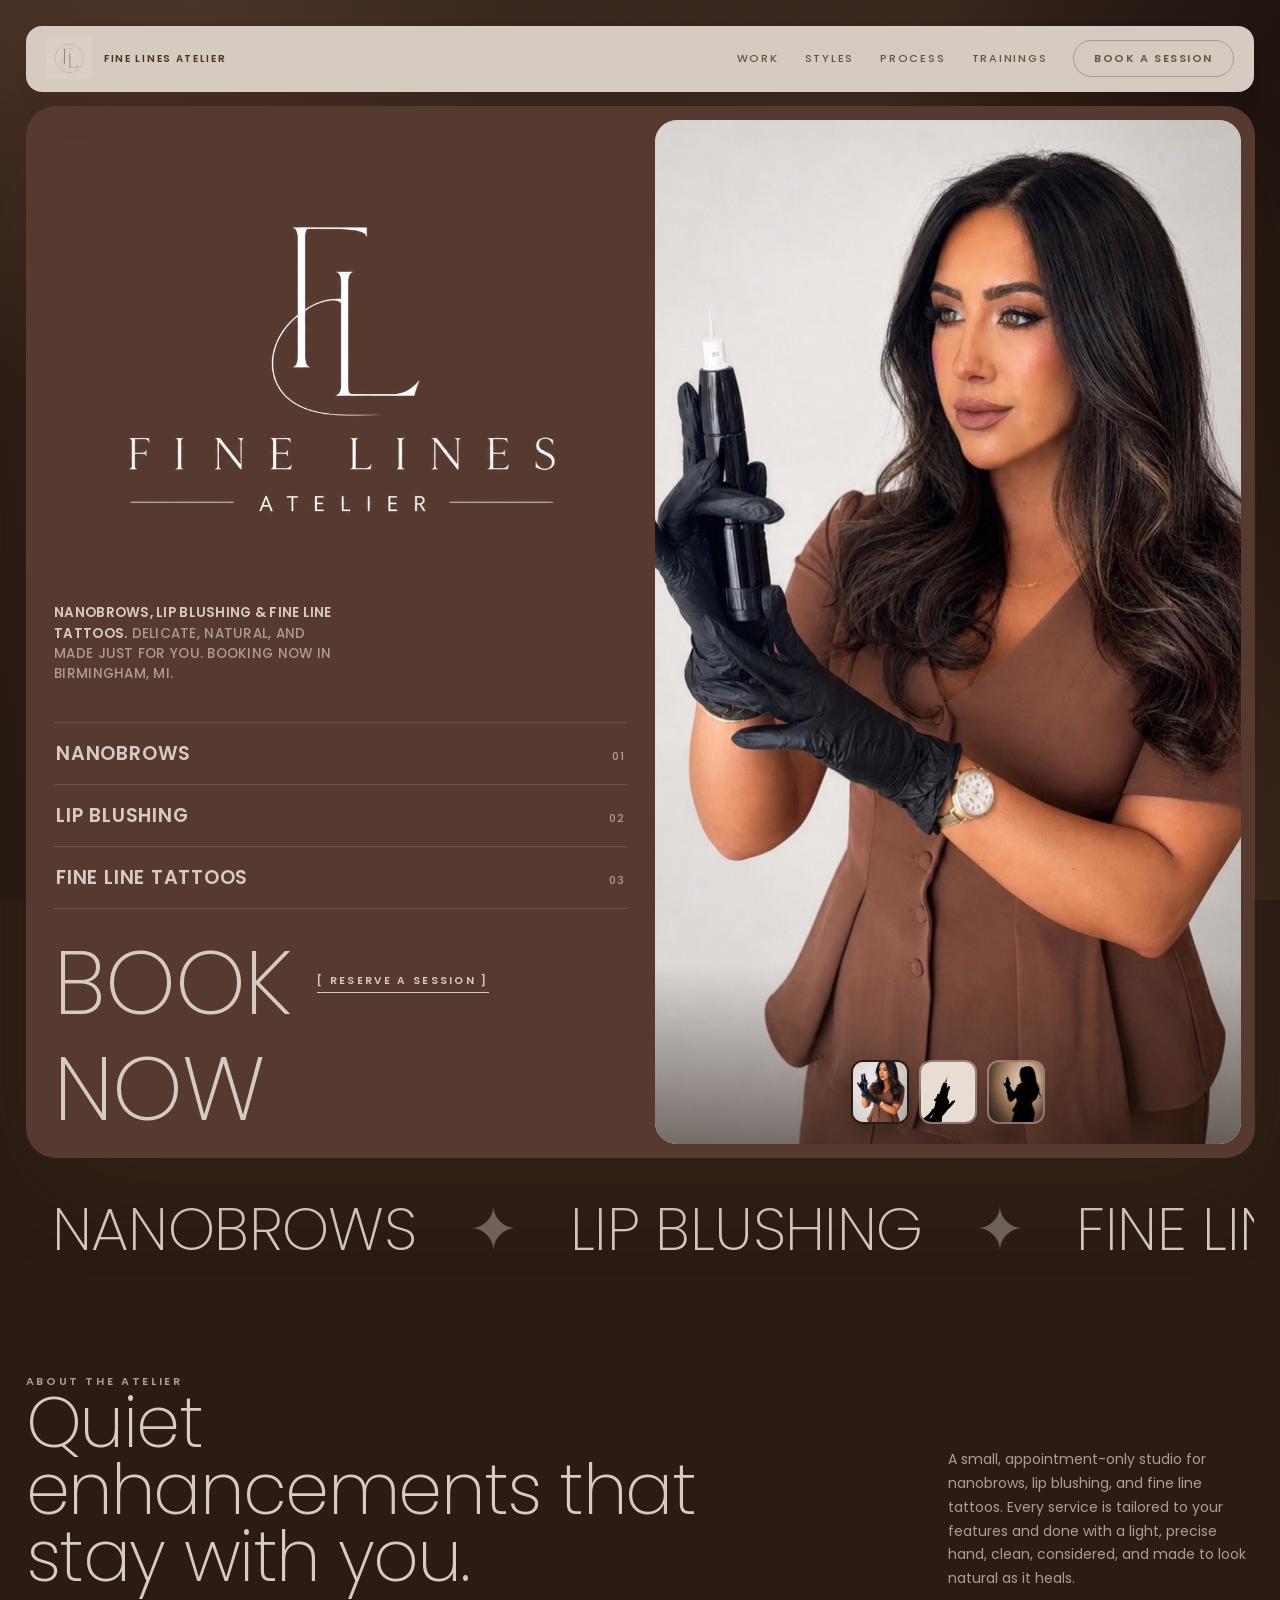
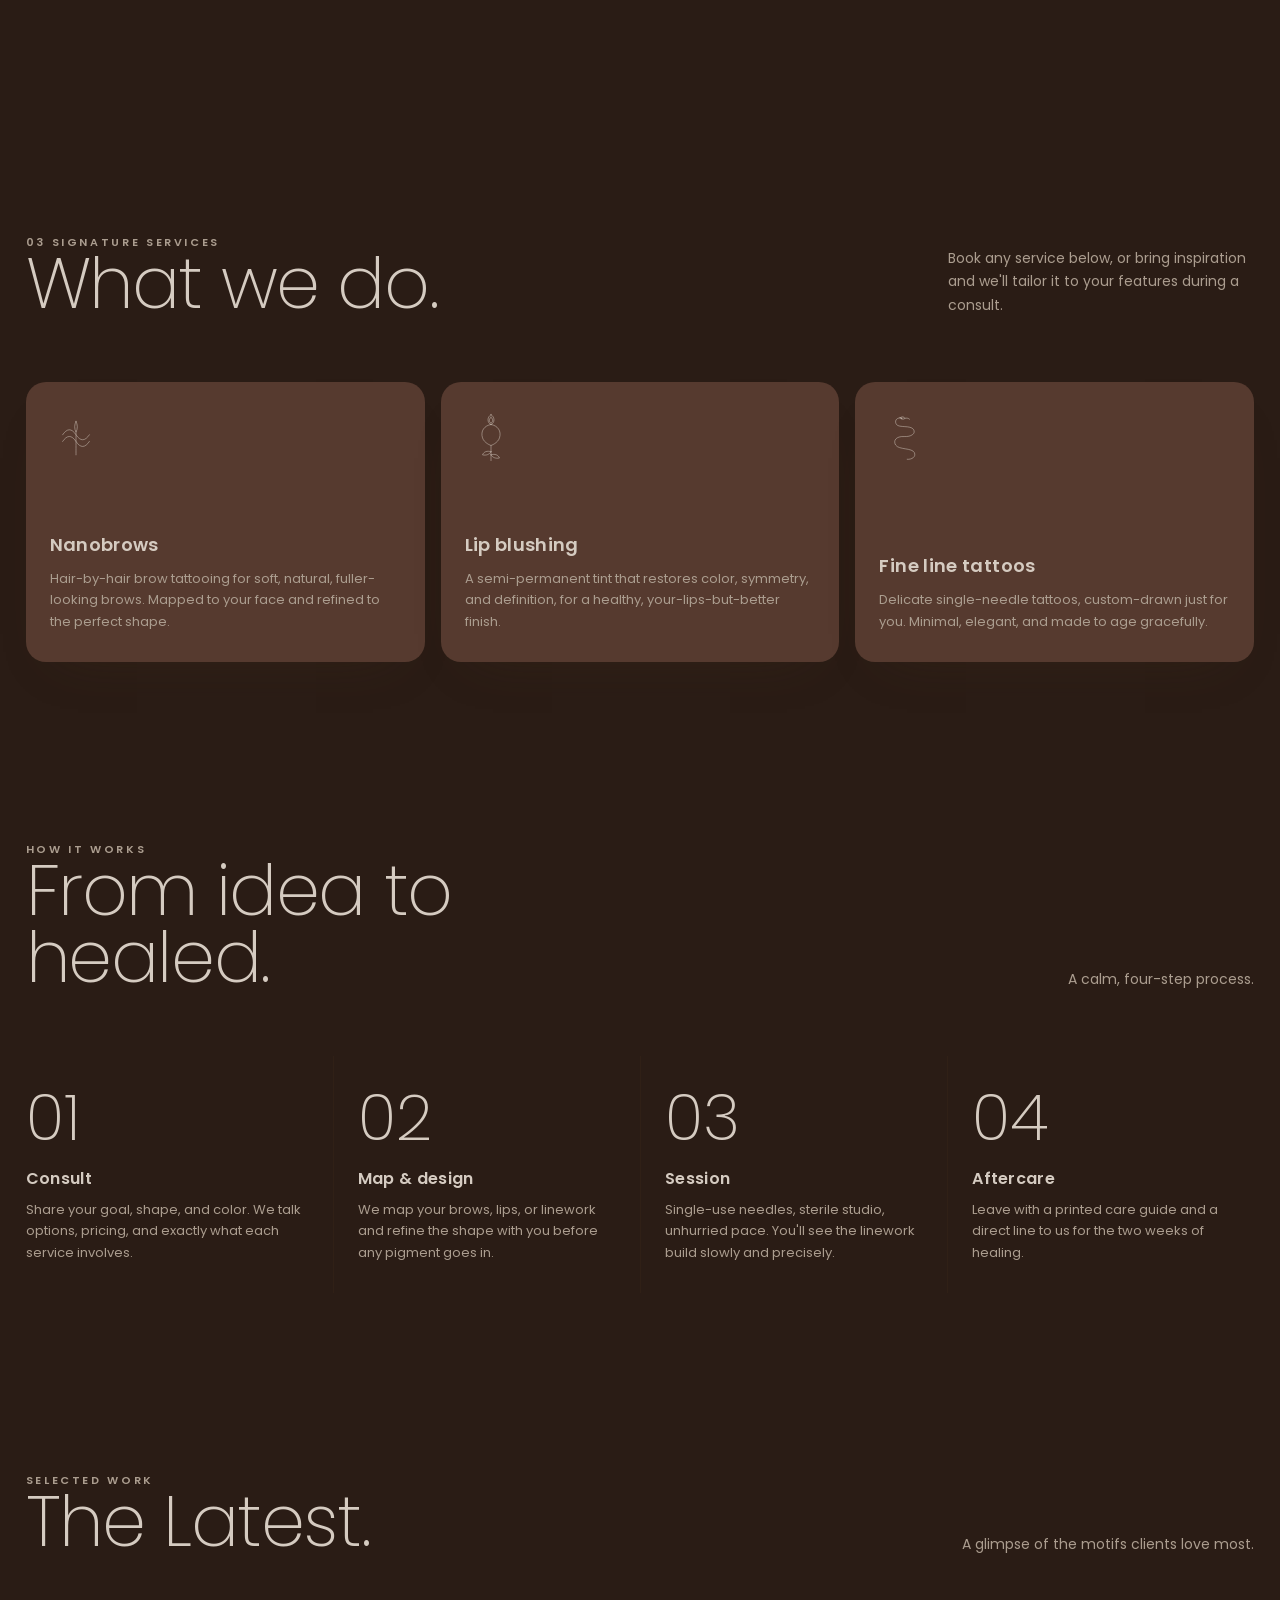
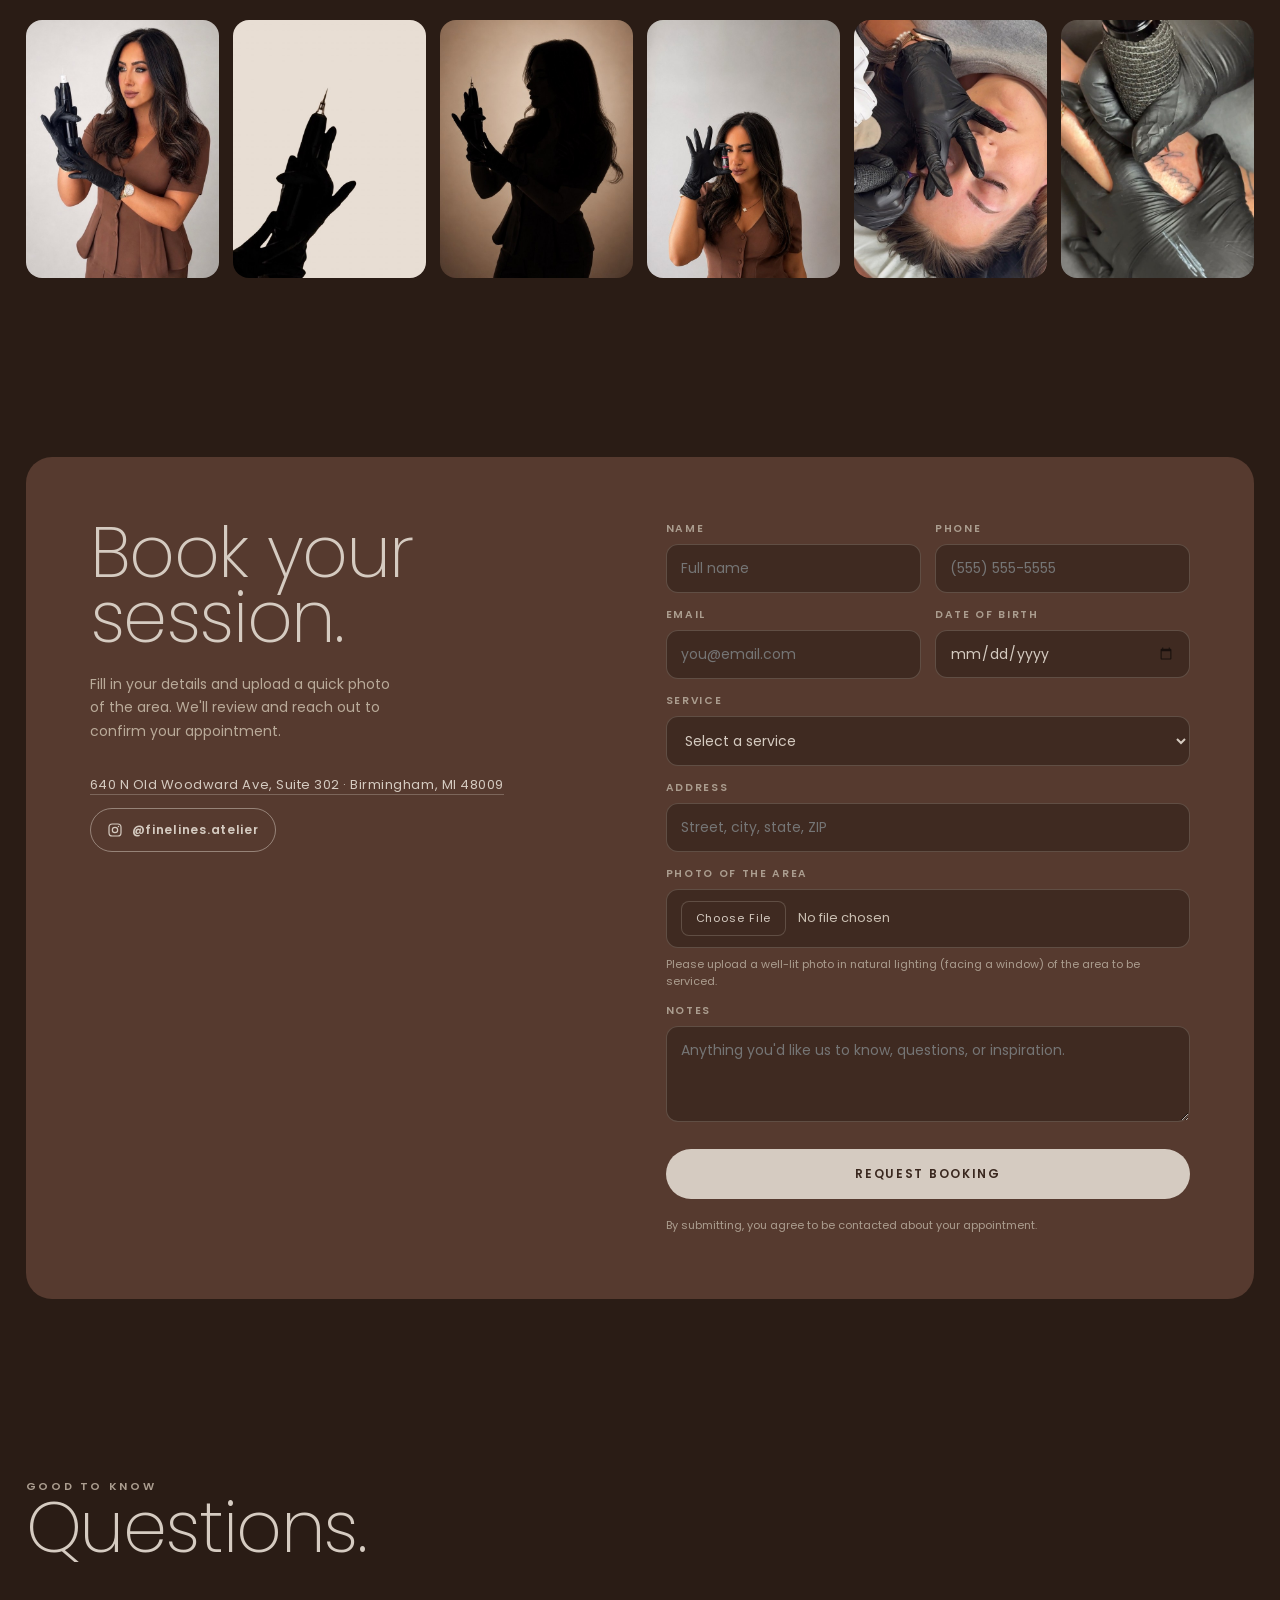
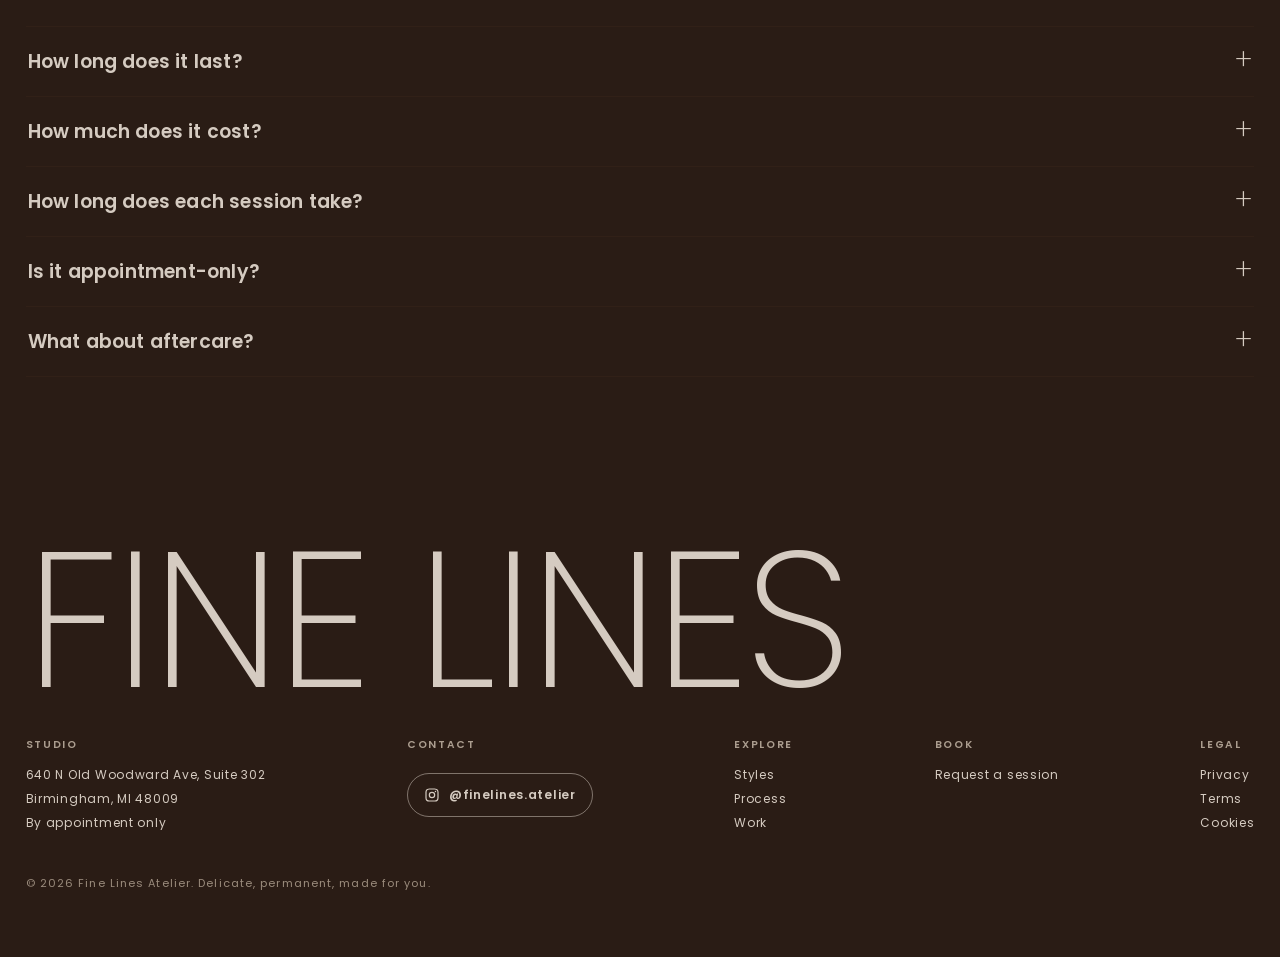
<file: index.html>
<!DOCTYPE html>
<html lang="en">
<head>
<meta charset="UTF-8" />
<meta name="viewport" content="width=device-width, initial-scale=1.0" />
<title>Fine Lines Atelier | Nanobrows, Lip Blushing &amp; Fine Line Tattoos</title>
<meta name="description" content="Fine Lines Atelier: nanobrows, lip blushing, and fine line tattoos in Birmingham, MI. Delicate, natural, made for you. Book a consultation." />
<link rel="preconnect" href="https://fonts.googleapis.com" />
<link rel="preconnect" href="https://fonts.gstatic.com" crossorigin />
<link href="https://fonts.googleapis.com/css2?family=Poppins:wght@200;300;400;500;600;700&display=swap" rel="stylesheet" />
<style>
  :root{
    --card:#563a2f;
    --card-2:#4a3128;
    --ink:#d5cbc1;
    --ink-soft:#ab9d8f;
    --line:rgba(213,203,193,.18);
    --cream:#d5cbc1;
    --field:#3f2a21;
    --field-line:rgba(213,203,193,.22);
    --peach1:#c7a483;
    --peach2:#e6cdb2;
    --peach3:#a9805f;
    --radius:30px;
    --pad:clamp(12px,2.2vw,30px);
  }
  *{box-sizing:border-box;margin:0;padding:0}
  html{scroll-behavior:smooth}
  body{
    font-family:'Poppins',system-ui,sans-serif;
    color:var(--ink);
    background:#2a1c15;
    background-image:
      radial-gradient(120% 80% at 15% 0%, rgba(120,86,64,.4), transparent 55%),
      radial-gradient(120% 90% at 85% 100%, rgba(70,46,33,.5), transparent 50%),
      linear-gradient(120deg,#301f18 0%,#241813 30%,#35251c 52%,#1e130f 72%,#2b1d15 100%);
    background-attachment:fixed;
    -webkit-font-smoothing:antialiased;
  }
  a{color:inherit;text-decoration:none}
  .wrap{max-width:1500px;margin:0 auto;padding:clamp(14px,2vw,26px)}

  /* ---------- top bar ---------- */
  .topbar{
    position:sticky;top:14px;z-index:100;
    display:flex;align-items:center;justify-content:space-between;
    background:#d5cbc1;border-radius:16px;
    padding:10px clamp(14px,1.6vw,22px);
    margin-bottom:14px;
    box-shadow:0 22px 55px -32px rgba(70,48,26,.55);
  }
  .brandmark{display:flex;align-items:center;gap:12px;font-weight:600;letter-spacing:.14em;font-size:12px}
  .brandmark .logo{height:46px;width:46px;object-fit:contain;flex:none;display:block}
  .brandmark small{color:#4a3226}
  .topnav{display:flex;align-items:center;gap:26px;font-size:11px;letter-spacing:.16em;font-weight:500;color:#4a3226}
  .topnav a{opacity:.78}
  .topnav a:hover{opacity:1}
  .pill{
    border:1.4px solid rgba(74,50,38,.4);border-radius:100px;
    padding:9px 20px;font-weight:600;letter-spacing:.14em;font-size:11px;
    transition:.25s;background:transparent;color:#4a3226;cursor:pointer;
  }
  .pill:hover{background:#4a3226;color:#faf6f3;border-color:#4a3226}
  @media(max-width:720px){.topnav .hide-sm{display:none}}

  /* ---------- hero card ---------- */
  .card{
    background:var(--card);
    border-radius:var(--radius);
    box-shadow:0 40px 90px -30px rgba(70,48,26,.4);
    overflow:hidden;
    display:grid;
    grid-template-columns:1.05fr 1fr;
    min-height:min(80vh,860px);
  }
  .left{padding:var(--pad);display:flex;flex-direction:column}
  .wordmark{
    font-weight:200;line-height:.82;letter-spacing:-.02em;
    font-size:clamp(64px,12.5vw,190px);
  }
  .wordmark .wl{display:block}
  .wordmark .wl.sub{font-size:.42em;letter-spacing:.05em;font-weight:300;margin-top:.12em}
  .hero-logo{width:min(90%,520px);height:auto;display:block;margin:0 auto}
  .tagline{
    max-width:32ch;margin-top:22px;
    font-weight:600;letter-spacing:.02em;line-height:1.5;
    font-size:clamp(12px,1.05vw,15px);text-transform:uppercase;
  }
  .tagline .mut{color:var(--ink-soft);font-weight:500}

  .styles-list{margin-top:auto;padding-top:38px}
  .styles-list a{
    display:flex;align-items:baseline;justify-content:space-between;gap:18px;
    padding:16px 2px;border-top:1px solid var(--line);
    font-weight:600;letter-spacing:.04em;font-size:clamp(15px,1.5vw,21px);
    transition:.25s;
  }
  .styles-list a:last-child{border-bottom:1px solid var(--line)}
  .styles-list a .num{font-size:11px;color:var(--ink-soft);font-weight:500;letter-spacing:.1em}
  .styles-list a:hover{padding-left:16px;color:#f2ebe2}
  .styles-list a:hover .num{color:#f2ebe2}

  .cta-big{
    margin-top:34px;display:flex;align-items:center;flex-wrap:wrap;gap:clamp(14px,2vw,34px);
    cursor:pointer;
  }
  .cta-big h2{
    font-weight:200;letter-spacing:-.01em;line-height:.9;
    font-size:clamp(44px,7vw,104px);
  }
  .cta-tag{font-size:10.5px;letter-spacing:.22em;font-weight:600;white-space:nowrap;color:#d5cbc1;
    border-bottom:1.4px solid #d5cbc1;padding-bottom:3px;transition:.25s}
  .cta-big:hover .cta-tag{letter-spacing:.32em}

  /* ---------- right panel ---------- */
  .right{
    position:relative;margin:14px 14px 14px 0;border-radius:calc(var(--radius) - 8px);
    background:
      radial-gradient(120% 120% at 75% 20%, rgba(255,255,255,.45), transparent 45%),
      linear-gradient(150deg,var(--peach3) 0%,var(--peach1) 42%,var(--peach2) 100%);
    overflow:hidden;display:flex;flex-direction:column;
    min-height:340px;
  }
  .hero-img{position:absolute;inset:0;width:100%;height:100%;object-fit:cover;object-position:center top;z-index:0;transition:opacity .45s ease}
  .scrim{position:absolute;left:0;right:0;z-index:1;pointer-events:none}
  .scrim-top{top:0;height:130px;background:linear-gradient(to bottom,rgba(28,17,10,.42),transparent)}
  .scrim-bot{bottom:0;height:180px;background:linear-gradient(to top,rgba(28,17,10,.52),transparent)}
  .hero-spacer{flex:1}
  .mininav{
    position:relative;z-index:2;
    text-align:center;padding:26px 10px 8px;
    font-size:11px;letter-spacing:.16em;font-weight:600;line-height:2.2;color:#f6eee0;
    text-shadow:0 1px 12px rgba(0,0,0,.35);
  }
  .mininav a{display:block;opacity:.82;transition:.2s}
  .mininav a:hover{opacity:1;letter-spacing:.22em}
  .art-stage{flex:1;display:flex;align-items:center;justify-content:center;padding:6px 8px 4px}
  .art-stage svg{width:min(78%,360px);height:auto;filter:drop-shadow(0 12px 24px rgba(90,45,20,.18))}
  .art-stage svg path,.art-stage svg circle,.art-stage svg line{
    stroke:#2a1c14;fill:none;stroke-width:2.1;stroke-linecap:round;stroke-linejoin:round;
    stroke-dasharray:2600;stroke-dashoffset:2600;
    animation:draw 3.4s ease 1.15s forwards;
  }
  @keyframes draw{to{stroke-dashoffset:0}}
  .thumbs{
    position:relative;z-index:2;
    display:flex;gap:10px;justify-content:center;padding:0 14px 20px;
  }
  .thumb img{width:100%;height:100%;object-fit:cover;border-radius:10px;display:block}
  .thumb.active{box-shadow:0 6px 16px rgba(0,0,0,.3)}
  .thumb{
    width:58px;height:64px;border-radius:12px;flex:none;cursor:pointer;
    background:rgba(255,255,255,.35);border:2px solid transparent;
    display:flex;align-items:center;justify-content:center;transition:.25s;
    backdrop-filter:blur(2px);
  }
  .thumb svg{width:30px;height:34px}
  .thumb svg path,.thumb svg circle{stroke:#2a1c14;fill:none;stroke-width:2.4;stroke-linecap:round;stroke-linejoin:round}
  .thumb:hover{transform:translateY(-3px)}
  .thumb.active{border-color:#2a1c14;background:rgba(255,255,255,.6)}

  @media(max-width:880px){
    .card{grid-template-columns:1fr;min-height:0}
    .right{margin:0 14px 14px;min-height:420px;order:2}
    .left{order:1}
    .hero-logo{margin-top:0}
    .styles-list{margin-top:30px}
  }

  /* ---------- marquee ---------- */
  .marquee{overflow:hidden;white-space:nowrap;padding:26px 0 10px;
    font-weight:200;font-size:clamp(28px,5vw,60px);letter-spacing:-.01em;color:#d5cbc1}
  .marquee div{display:inline-block;animation:scroll 26s linear infinite}
  .marquee span{padding:0 26px}
  .marquee .dot{opacity:.4}
  @keyframes scroll{to{transform:translateX(-50%)}}

  /* ---------- generic section ---------- */
  section.block{padding:clamp(40px,7vw,110px) 0}
  .section-head{display:flex;align-items:flex-end;justify-content:space-between;gap:20px;flex-wrap:wrap;margin-bottom:clamp(30px,5vw,64px)}
  .eyebrow{font-size:11px;letter-spacing:.24em;font-weight:600;color:#ab9d8f}
  .section-head h3{font-weight:200;line-height:.95;font-size:clamp(34px,5.5vw,76px);letter-spacing:-.02em;max-width:16ch}
  .section-head p{max-width:34ch;color:#ab9d8f;font-size:14px;line-height:1.7;font-weight:400}

  /* styles grid */
  .grid4{display:grid;grid-template-columns:repeat(3,1fr);gap:16px}
  .style-card{background:var(--card);border-radius:20px;padding:26px 24px 30px;min-height:280px;
    display:flex;flex-direction:column;transition:.3s;box-shadow:0 24px 50px -34px rgba(70,48,26,.35)}
  .style-card:hover{transform:translateY(-6px)}
  .style-card .ic{width:52px;height:58px;margin-bottom:auto}
  .style-card .ic path,.style-card .ic circle{stroke:#d5cbc1;fill:none;stroke-width:2.2;stroke-linecap:round;stroke-linejoin:round}
  .style-card h4{font-weight:600;letter-spacing:.02em;font-size:18px;margin:26px 0 10px}
  .style-card p{color:var(--ink-soft);font-size:13px;line-height:1.65}
  @media(max-width:900px){.grid4{grid-template-columns:repeat(2,1fr)}}
  @media(max-width:520px){.grid4{grid-template-columns:1fr}}

  /* process */
  .process{display:grid;grid-template-columns:repeat(4,1fr);gap:0}
  .step{padding:30px 24px;border-left:1px solid rgba(74,52,32,.2)}
  .step:first-child{border-left:0;padding-left:0}
  .step .n{font-weight:200;font-size:clamp(40px,5vw,64px);line-height:1}
  .step h4{font-weight:600;font-size:16px;margin:16px 0 8px;letter-spacing:.02em}
  .step p{color:#ab9d8f;font-size:13px;line-height:1.65}
  @media(max-width:820px){.process{grid-template-columns:repeat(2,1fr)}
    .step{border-left:0;padding:24px 0;border-top:1px solid rgba(74,52,32,.2)}
    .step:nth-child(2){padding-left:24px;border-left:1px solid rgba(74,52,32,.2)}
    .step:nth-child(4){padding-left:24px;border-left:1px solid rgba(74,52,32,.2)}}
  @media(max-width:520px){.process{grid-template-columns:1fr}
    .step{padding-left:0!important;border-left:0!important}}

  /* gallery */
  .gallery{display:grid;grid-template-columns:repeat(6,1fr);gap:14px}
  .gtile{aspect-ratio:3/4;border-radius:16px;overflow:hidden;display:flex;align-items:center;justify-content:center;
    background:linear-gradient(150deg,var(--peach1),var(--peach2));transition:.3s}
  .gtile:nth-child(even){background:linear-gradient(150deg,#5e4034,#483026)}
  .gtile:hover{transform:scale(1.03)}
  .gtile img{width:100%;height:100%;object-fit:cover;display:block}
  .gtile svg{width:56%;height:auto}
  .gtile svg path,.gtile svg circle{stroke:#2a1a10;fill:none;stroke-width:2.2;stroke-linecap:round;stroke-linejoin:round}
  .gtile:nth-child(even) svg path,.gtile:nth-child(even) svg circle{stroke:#d5cbc1}
  @media(max-width:900px){.gallery{grid-template-columns:repeat(3,1fr)}}
  @media(max-width:520px){.gallery{grid-template-columns:repeat(2,1fr)}}

  /* booking */
  .book-card{background:var(--card);color:var(--cream);border-radius:26px;padding:clamp(30px,5vw,64px);
    display:grid;grid-template-columns:1fr 1fr;gap:clamp(28px,4vw,56px)}
  .book-card h3{font-weight:200;font-size:clamp(38px,5.5vw,74px);line-height:.92;letter-spacing:-.02em;color:var(--cream)}
  .book-card .lede{color:#b9aa99;font-size:14px;line-height:1.7;margin-top:22px;max-width:34ch}
  .book-card .contactline{margin-top:28px;font-size:13px;letter-spacing:.04em;color:#d5cbc1;line-height:2}
  .book-card .contactline a{border-bottom:1px solid rgba(213,203,193,.3)}
  .book-card .contactline a.ig-btn,
  .foot-col a.ig-btn{display:inline-flex;align-items:center;gap:9px;margin-top:10px;
    padding:9px 16px;border:1.4px solid rgba(213,203,193,.5);border-radius:100px;
    font-size:12px;letter-spacing:.06em;font-weight:600;color:#d5cbc1;transition:.25s}
  .book-card .contactline a.ig-btn:hover,
  .foot-col a.ig-btn:hover{background:#d5cbc1;color:#2a1a10;border-color:#d5cbc1}
  .ig-btn svg{width:16px;height:16px;flex:none}
  form{display:flex;flex-direction:column;gap:14px}
  .f-row{display:grid;grid-template-columns:repeat(2,minmax(0,1fr));gap:14px}
  .f-row > div{min-width:0}
  label{font-size:10.5px;letter-spacing:.16em;font-weight:600;color:#ab9d8f;display:block;margin-bottom:7px}
  input,select,textarea{
    width:100%;max-width:100%;min-width:0;background:var(--field);border:1px solid var(--field-line);border-radius:12px;
    padding:13px 14px;color:var(--cream);font-family:inherit;font-size:14px;transition:.2s;
  }
  /* iOS gives date inputs a huge intrinsic width; normalise it */
  input[type=date]{-webkit-appearance:none;appearance:none;height:48px;display:block}
  input[type=date]::-webkit-date-and-time-value{text-align:left;margin:0}
  input[type=date]::-webkit-calendar-picker-indicator{margin:0;opacity:.6}
  input:focus,select:focus,textarea:focus{outline:none;border-color:var(--cream);background:#4a3227}
  textarea{resize:vertical;min-height:96px}
  @media(max-width:560px){.f-row{grid-template-columns:1fr}}
  .submit{
    margin-top:6px;background:var(--cream);color:#3a281f;border:none;border-radius:100px;
    padding:16px;font-weight:600;letter-spacing:.14em;font-size:12px;cursor:pointer;transition:.25s;font-family:inherit;
  }
  .submit:hover{background:var(--peach2)}
  input[type=file].file{padding:11px 14px;font-size:13px;color:#cabfb2;cursor:pointer}
  input[type=file].file::file-selector-button{
    margin-right:12px;background:var(--field);border:1px solid var(--field-line);color:var(--cream);border-radius:8px;
    padding:8px 14px;font-family:inherit;font-size:11px;letter-spacing:.08em;cursor:pointer;transition:.2s;
  }
  input[type=file].file::file-selector-button:hover{background:#4a3227}
  .filehint{font-size:11px;color:#ab9d8f;margin-top:8px;line-height:1.5}
  .formnote{font-size:11px;color:#ab9d8f;line-height:1.6;margin-top:4px}
  .errmsg{display:none;background:#2a1515;border:1px solid #5a2f2f;color:#f0c9c9;
    border-radius:12px;padding:14px;font-size:13px;line-height:1.6}
  .errmsg.show{display:block}
  .success{display:none;background:#15251a;border:1px solid #2f5a3d;color:#c9f0d4;
    border-radius:12px;padding:14px;font-size:13px;line-height:1.6}
  .success.show{display:block}
  @media(max-width:820px){.book-card{grid-template-columns:1fr}}

  /* faq */
  .faq details{border-top:1px solid rgba(74,52,32,.2);padding:20px 2px}
  .faq details:last-child{border-bottom:1px solid rgba(74,52,32,.2)}
  .faq summary{list-style:none;cursor:pointer;display:flex;justify-content:space-between;align-items:center;gap:16px;
    font-weight:600;font-size:clamp(15px,1.6vw,19px);letter-spacing:.01em}
  .faq summary::-webkit-details-marker{display:none}
  .faq summary .plus{font-weight:200;font-size:28px;line-height:1;transition:.25s}
  .faq details[open] summary .plus{transform:rotate(45deg)}
  .faq p{color:#ab9d8f;font-size:14px;line-height:1.7;margin-top:14px;max-width:70ch}

  /* footer */
  footer{padding:clamp(40px,6vw,90px) 0 40px}
  .foot-word{font-weight:200;font-size:clamp(52px,15vw,220px);line-height:.8;letter-spacing:-.02em}
  .foot-grid{display:flex;justify-content:space-between;flex-wrap:wrap;gap:24px;margin-top:40px;
    font-size:12px;letter-spacing:.06em;color:#d5cbc1}
  .foot-grid a{border-bottom:1px solid transparent;transition:.2s}
  .foot-grid a:hover{border-color:#d5cbc1}
  .foot-col b{display:block;font-weight:600;letter-spacing:.16em;font-size:10.5px;color:#ab9d8f;margin-bottom:10px;text-transform:uppercase}
  .foot-col div{line-height:2}
  .copyright{margin-top:40px;font-size:11px;letter-spacing:.1em;color:#9a8b7c}

  /* ---------- hero intro animation (matches reference reveal) ---------- */
  @media (prefers-reduced-motion:no-preference){
    .topbar{opacity:0;animation:fadeUp .6s ease .05s forwards}
    .anim-card{opacity:0;transform:scale(.985);transform-origin:center top;
      animation:cardIn .9s cubic-bezier(.2,.7,.2,1) .15s forwards}

    .wordmark .wl{opacity:0;transform:translateY(28px);filter:blur(6px);
      animation:wordmarkIn 1s cubic-bezier(.16,1,.3,1) forwards}
    .wordmark .wl:nth-child(1){animation-delay:.5s}
    .wordmark .wl:nth-child(2){animation-delay:.66s}
    .wordmark .wl:nth-child(3){animation-delay:.82s}
    .hero-logo{opacity:0;transform:translateY(26px);filter:blur(6px);
      animation:wordmarkIn 1s cubic-bezier(.16,1,.3,1) .5s forwards}

    .tagline .w{display:inline-block;opacity:0;transform:translateY(9px);
      animation:wordIn .5s ease forwards}

    .right{clip-path:inset(0 0 0 100%);
      animation:wipeIn 1.05s cubic-bezier(.76,0,.24,1) 1.05s forwards}

    .mininav{opacity:0;animation:fadeUp .7s ease 1.55s forwards}
    .art-stage{opacity:0;animation:fadeUp .7s ease 1.65s forwards}
    .thumbs{opacity:0;animation:fadeUp .7s ease 2s forwards}

    .styles-list a{opacity:0;transform:translateY(16px);animation:fadeUp .6s ease forwards}
    .styles-list a:nth-child(1){animation-delay:1.6s}
    .styles-list a:nth-child(2){animation-delay:1.72s}
    .styles-list a:nth-child(3){animation-delay:1.84s}
    .styles-list a:nth-child(4){animation-delay:1.96s}

    .cta-big .cl{opacity:0;transform:translateY(30px);filter:blur(5px);
      animation:wordmarkIn .85s cubic-bezier(.16,1,.3,1) forwards}
    .cta-big .cl1{animation-delay:2.1s}
    .cta-big .cl2{animation-delay:2.24s}
    .cta-tag{opacity:0;animation:fadeUp .6s ease 2.5s forwards}
  }
  @keyframes cardIn{to{opacity:1;transform:scale(1)}}
  @keyframes wordmarkIn{to{opacity:1;transform:translateY(0);filter:blur(0)}}
  @keyframes wordIn{to{opacity:1;transform:translateY(0)}}
  @keyframes wipeIn{to{clip-path:inset(0 0 0 0%)}}
  @keyframes fadeUp{from{opacity:0;transform:translateY(16px)}to{opacity:1;transform:translateY(0)}}

  /* ---------- scroll reveal ---------- */
  .reveal{opacity:0;transform:translateY(28px);transition:opacity .7s ease, transform .85s cubic-bezier(.16,1,.3,1)}
  .reveal.in{opacity:1;transform:none}
  @media (prefers-reduced-motion:reduce){.reveal{opacity:1;transform:none;transition:none}}
</style>
</head>
<body>

<div class="wrap">

  <!-- TOP BAR -->
  <div class="topbar">
    <div class="brandmark">
      <img class="logo" src="logo.png" alt="Fine Lines Atelier logo" />
      <small>FINE&nbsp;LINES&nbsp;ATELIER</small>
    </div>
    <nav class="topnav">
      <a href="#work" class="hide-sm">WORK</a>
      <a href="#styles" class="hide-sm">STYLES</a>
      <a href="#process" class="hide-sm">PROCESS</a>
      <a href="#trainings" class="hide-sm">TRAININGS</a>
      <a href="#book" class="pill">BOOK A SESSION</a>
    </nav>
  </div>

  <!-- HERO CARD -->
  <div class="card anim-card">
    <div class="left">
      <img class="hero-logo" src="logo-hero-white.png" alt="Fine Lines Atelier" />
      <div class="tagline">Nanobrows, lip blushing &amp; fine line tattoos. <span class="mut">Delicate, natural, and made just for you. Booking now in Birmingham, MI.</span></div>
      <nav class="styles-list" id="styles-quick">
        <a href="#styles"><span>NANOBROWS</span><span class="num">01</span></a>
        <a href="#styles"><span>LIP BLUSHING</span><span class="num">02</span></a>
        <a href="#styles"><span>FINE LINE TATTOOS</span><span class="num">03</span></a>
      </nav>

      <a class="cta-big" href="#book">
        <h2 class="cl cl1">BOOK</h2>
        <span class="cta-tag">[ RESERVE A SESSION ]</span>
        <h2 class="cl cl2">NOW</h2>
      </a>
    </div>

    <div class="right">
      <img id="heroImg" class="hero-img" src="hero-1.jpg" alt="Fine Lines Atelier artist at work" />
      <div class="scrim scrim-bot"></div>
      <div class="hero-spacer"></div>
      <div class="thumbs" id="thumbs"></div>
    </div>
  </div>

  <!-- MARQUEE -->
  <div class="marquee" aria-hidden="true">
    <div id="mq"></div>
  </div>

  <!-- ABOUT / STATEMENT -->
  <section class="block" id="about">
    <div class="section-head">
      <div>
        <div class="eyebrow">ABOUT THE ATELIER</div>
        <h3>Quiet enhancements that stay with you.</h3>
      </div>
      <p>A small, appointment-only studio for nanobrows, lip blushing, and fine line tattoos. Every service is tailored to your features and done with a light, precise hand, clean, considered, and made to look natural as it heals.</p>
    </div>
  </section>

  <!-- STYLES -->
  <section class="block" id="styles">
    <div class="section-head">
      <div><div class="eyebrow">03 SIGNATURE SERVICES</div><h3>What we do.</h3></div>
      <p>Book any service below, or bring inspiration and we'll tailor it to your features during a consult.</p>
    </div>
    <div class="grid4" id="styleGrid"></div>
  </section>

  <!-- PROCESS -->
  <section class="block" id="process">
    <div class="section-head">
      <div><div class="eyebrow">HOW IT WORKS</div><h3>From idea to healed.</h3></div>
      <p>A calm, four-step process.</p>
    </div>
    <div class="process">
      <div class="step"><div class="n">01</div><h4>Consult</h4><p>Share your goal, shape, and color. We talk options, pricing, and exactly what each service involves.</p></div>
      <div class="step"><div class="n">02</div><h4>Map &amp; design</h4><p>We map your brows, lips, or linework and refine the shape with you before any pigment goes in.</p></div>
      <div class="step"><div class="n">03</div><h4>Session</h4><p>Single-use needles, sterile studio, unhurried pace. You'll see the linework build slowly and precisely.</p></div>
      <div class="step"><div class="n">04</div><h4>Aftercare</h4><p>Leave with a printed care guide and a direct line to us for the two weeks of healing.</p></div>
    </div>
  </section>

  <!-- GALLERY -->
  <section class="block" id="work">
    <div class="section-head">
      <div><div class="eyebrow">SELECTED WORK</div><h3>The Latest.</h3></div>
      <p>A glimpse of the motifs clients love most.</p>
    </div>
    <div class="gallery" id="gallery"></div>
  </section>

  <!-- BOOKING -->
  <section class="block" id="book">
    <div class="book-card">
      <div>
        <h3>Book your session.</h3>
        <p class="lede">Fill in your details and upload a quick photo of the area. We'll review and reach out to confirm your appointment.</p>
        <div class="contactline">
          <div><a href="https://maps.google.com/?q=640+N+Old+Woodward+Ave+Suite+302+Birmingham+MI+48009" target="_blank" rel="noopener">640 N Old Woodward Ave, Suite 302 · Birmingham, MI 48009</a></div>
          <div><a class="ig-btn" href="https://www.instagram.com/finelines.atelier/" target="_blank" rel="noopener"><svg viewBox="0 0 24 24" fill="none" stroke="currentColor" stroke-width="1.8" stroke-linecap="round"><rect x="3" y="3" width="18" height="18" rx="5"/><circle cx="12" cy="12" r="4"/><circle cx="17.2" cy="6.8" r="1.1" fill="currentColor" stroke="none"/></svg>@finelines.atelier</a></div>
        </div>
      </div>
      <div>
        <form id="intake" enctype="multipart/form-data">
          <input type="hidden" name="access_key" value="1ae1b903-ee1f-4178-8ffe-d269b7c14923" />
          <input type="hidden" name="subject" value="New booking request from Fine Lines Atelier website" />
          <input type="hidden" name="from_name" value="Fine Lines Atelier Website" />
          <input type="checkbox" name="botcheck" style="display:none" tabindex="-1" autocomplete="off" />

          <div class="f-row">
            <div><label>NAME</label><input name="name" required placeholder="Full name" /></div>
            <div><label>PHONE</label><input name="phone" type="tel" required placeholder="(555) 555-5555" /></div>
          </div>
          <div class="f-row">
            <div><label>EMAIL</label><input name="email" type="email" required placeholder="you@email.com" /></div>
            <div><label>DATE OF BIRTH</label><input name="date_of_birth" type="date" required /></div>
          </div>
          <div>
            <label>SERVICE</label>
            <select name="service" required>
              <option value="" disabled selected>Select a service</option>
              <option>Nanobrows</option>
              <option>Lip blushing</option>
              <option>Fine line tattoo</option>
              <option>Not sure yet</option>
            </select>
          </div>
          <div>
            <label>ADDRESS</label>
            <input name="address" required placeholder="Street, city, state, ZIP" />
          </div>
          <div>
            <label>PHOTO OF THE AREA</label>
            <input class="file" name="photo" type="file" accept="image/*" required />
            <p class="filehint">Please upload a well-lit photo in natural lighting (facing a window) of the area to be serviced.</p>
          </div>
          <div>
            <label>NOTES</label>
            <textarea name="notes" placeholder="Anything you'd like us to know, questions, or inspiration."></textarea>
          </div>
          <button class="submit" type="submit">REQUEST BOOKING</button>
          <p class="formnote">By submitting, you agree to be contacted about your appointment.</p>
          <div class="success" id="ok">Thanks! Your request is in. We'll text or email you shortly to confirm.</div>
          <div class="errmsg" id="err"></div>
        </form>
      </div>
    </div>
  </section>

  <!-- FAQ -->
  <section class="block">
    <div class="section-head">
      <div><div class="eyebrow">GOOD TO KNOW</div><h3>Questions.</h3></div>
    </div>
    <div class="faq">
      <details><summary>How long does it last?<span class="plus">+</span></summary><p>Nanobrows and lip blushing are semi-permanent and typically last one to three years, with a recommended annual touch-up. Fine line tattoos are permanent. Healing, skin type, and sun exposure all affect longevity.</p></details>
      <details><summary>How much does it cost?<span class="plus">+</span></summary><p>Each service is priced individually, and brow and lip work includes a perfecting touch-up. You'll get a clear quote after your consult, before anything is booked.</p></details>
      <details><summary>How long does each session take?<span class="plus">+</span></summary><p>Depending on your service, each appointment will take anywhere from 2 to 4 hours.</p></details>
      <details><summary>Is it appointment-only?<span class="plus">+</span></summary><p>Yes. We keep the studio calm and unhurried, so every session is by appointment. Request a booking below and we'll get you in!</p></details>
      <details><summary>What about aftercare?<span class="plus">+</span></summary><p>You'll be provided aftercare instructions &amp; a kit to go home with, with direct access to me during your healing. Depending on the service, healing takes up to 2 weeks, keeping them clean, hydrated, and out of the sun.</p></details>
    </div>
  </section>

  <!-- FOOTER -->
  <footer>
    <div class="foot-word">FINE LINES</div>
    <div class="foot-grid">
      <div class="foot-col"><b>Studio</b><div>640 N Old Woodward Ave, Suite 302<br>Birmingham, MI 48009<br>By appointment only</div></div>
      <div class="foot-col"><b>Contact</b><div><a class="ig-btn" href="https://www.instagram.com/finelines.atelier/" target="_blank" rel="noopener"><svg viewBox="0 0 24 24" fill="none" stroke="currentColor" stroke-width="1.8" stroke-linecap="round"><rect x="3" y="3" width="18" height="18" rx="5"/><circle cx="12" cy="12" r="4"/><circle cx="17.2" cy="6.8" r="1.1" fill="currentColor" stroke="none"/></svg>@finelines.atelier</a></div></div>
      <div class="foot-col"><b>Explore</b><div><a href="#styles">Styles</a><br><a href="#process">Process</a><br><a href="#work">Work</a></div></div>
      <div class="foot-col"><b>Book</b><div><a href="#book">Request a session</a></div></div>
      <div class="foot-col"><b>Legal</b><div><a href="privacy.html">Privacy</a><br><a href="terms.html">Terms</a><br><a href="cookies.html">Cookies</a></div></div>
    </div>
    <div class="copyright">© 2026 Fine Lines Atelier. Delicate, permanent, made for you.</div>
  </footer>

</div>

<script>
  /* ---- fine-line SVG motif library ---- */
  const motifs = {
    face:`<path d="M60 40 C 40 60, 40 120, 62 150 C 70 162, 72 180, 66 196 C 60 214, 74 232, 100 234 C 132 236, 150 214, 150 188 C 150 168, 156 150, 150 120 C 146 96, 148 66, 128 46 C 112 30, 78 26, 60 40 Z"/><path d="M78 92 C 84 86, 96 86, 100 94"/><path d="M118 92 C 124 86, 136 86, 140 96"/><path d="M104 108 C 106 122, 106 132, 98 138 C 94 141, 96 146, 104 146"/><path d="M86 170 C 98 180, 118 180, 130 168"/><circle cx="88" cy="100" r="2.4"/><circle cx="128" cy="100" r="2.4"/>`,
    rose:`<path d="M100 30 C 118 40, 118 66, 100 74 C 82 66, 82 40, 100 30 Z"/><path d="M100 42 C 110 48, 110 62, 100 68 C 90 62, 90 48, 100 42 Z"/><path d="M100 74 C 130 78, 148 104, 138 134 C 130 158, 100 168, 100 168 C 100 168, 70 158, 62 134 C 52 104, 70 78, 100 74 Z"/><path d="M100 168 C 100 190, 100 210, 100 236"/><path d="M100 196 C 82 190, 68 196, 62 210 C 78 214, 94 208, 100 196 Z"/><path d="M100 210 C 118 204, 132 210, 138 224 C 122 228, 106 222, 100 210 Z"/>`,
    moth:`<path d="M100 66 C 96 90, 96 150, 100 196"/><path d="M100 72 C 70 40, 30 52, 28 90 C 26 122, 62 132, 100 118"/><path d="M100 72 C 130 40, 170 52, 172 90 C 174 122, 138 132, 100 118"/><path d="M100 120 C 74 118, 46 138, 44 168 C 62 176, 90 166, 100 150"/><path d="M100 120 C 126 118, 154 138, 156 168 C 138 176, 110 166, 100 150"/><path d="M100 66 C 96 54, 90 46, 84 40"/><path d="M100 66 C 104 54, 110 46, 116 40"/><circle cx="60" cy="86" r="6"/><circle cx="140" cy="86" r="6"/>`,
    snake:`<path d="M78 44 C 60 44, 52 60, 62 74 C 74 90, 124 76, 138 96 C 150 114, 128 130, 96 128 C 60 126, 46 146, 58 166 C 72 188, 132 178, 142 200 C 150 218, 132 232, 110 230"/><path d="M78 44 C 84 38, 96 38, 100 46 C 96 52, 84 52, 78 44 Z"/><circle cx="84" cy="46" r="1.8"/><path d="M100 46 C 108 44, 116 46, 120 50"/>`,
    hand:`<path d="M70 236 C 66 200, 66 176, 70 150 C 60 140, 52 120, 56 108 C 62 100, 70 108, 76 122 C 76 96, 78 62, 84 50 C 92 42, 98 52, 96 78 C 98 54, 104 40, 112 40 C 120 42, 120 60, 116 84 C 120 62, 128 52, 136 56 C 142 62, 138 82, 132 104 C 140 96, 150 96, 152 106 C 152 124, 140 150, 128 168 C 120 182, 122 210, 122 236"/>`,
    wave:`<path d="M40 120 C 60 90, 80 90, 100 120 C 120 150, 140 150, 160 120"/><path d="M40 150 C 60 120, 80 120, 100 150 C 120 180, 140 180, 160 150"/><path d="M100 60 C 92 76, 92 92, 100 108 C 108 92, 108 76, 100 60 Z"/><path d="M100 108 C 100 150, 100 190, 100 210"/>`
  };
  const heroImgs = ['hero-1.jpg','hero-2.jpg','hero-3.jpg'];
  const gallerySet = ['work-1.jpg','work-2.jpg','work-3.jpg','work-4.jpg','work-5.jpg','work-6.jpg'];

  /* tagline word-by-word reveal (matches reference typing-in effect) */
  (function(){
    const tag=document.querySelector('.tagline');
    if(!tag) return;
    let i=0; const base=1000, step=55;
    function proc(node){
      const frag=document.createDocumentFragment();
      Array.from(node.childNodes).forEach(ch=>{
        if(ch.nodeType===3){
          ch.textContent.split(/(\s+)/).forEach(tok=>{
            if(tok==='') return;
            if(/^\s+$/.test(tok)){frag.appendChild(document.createTextNode(tok));}
            else{const s=document.createElement('span');s.className='w';s.style.animationDelay=(base+i*step)+'ms';s.textContent=tok;i++;frag.appendChild(s);}
          });
        } else if(ch.nodeType===1){
          const c=ch.cloneNode(false);
          c.appendChild(proc(ch));
          frag.appendChild(c);
        }
      });
      return frag;
    }
    const f=proc(tag);
    tag.innerHTML='';
    tag.appendChild(f);
  })();

  // hero image + thumbnails (real studio photos)
  const heroImg=document.getElementById('heroImg');
  function setHero(src){
    const pre=new Image();
    pre.onload=()=>{heroImg.style.opacity='0';setTimeout(()=>{heroImg.src=src;heroImg.style.opacity='1';},180);};
    pre.src=src;
  }
  const thumbs = document.getElementById('thumbs');
  heroImgs.forEach((src,i)=>{
    const b=document.createElement('button');
    b.className='thumb'+(i===0?' active':'');
    b.innerHTML=`<img src="${src}" alt="" />`;
    b.onclick=()=>{document.querySelectorAll('.thumb').forEach(t=>t.classList.remove('active'));b.classList.add('active');setHero(src);};
    thumbs.appendChild(b);
  });

  // gallery
  const gallery=document.getElementById('gallery');
  gallerySet.forEach(src=>{
    const d=document.createElement('div');
    d.className='gtile';
    d.innerHTML=`<img src="${src}" alt="Fine Lines Atelier work" loading="lazy" />`;
    gallery.appendChild(d);
  });

  // style cards
  const styleData=[
    {ic:'wave',t:'Nanobrows',d:'Hair-by-hair brow tattooing for soft, natural, fuller-looking brows. Mapped to your face and refined to the perfect shape.'},
    {ic:'rose',t:'Lip blushing',d:'A semi-permanent tint that restores color, symmetry, and definition, for a healthy, your-lips-but-better finish.'},
    {ic:'snake',t:'Fine line tattoos',d:'Delicate single-needle tattoos, custom-drawn just for you. Minimal, elegant, and made to age gracefully.'}
  ];
  const styleGrid=document.getElementById('styleGrid');
  styleData.forEach(s=>{
    const c=document.createElement('div');
    c.className='style-card';
    c.innerHTML=`<svg class="ic" viewBox="0 0 200 260">${motifs[s.ic]}</svg><h4>${s.t}</h4><p>${s.d}</p>`;
    styleGrid.appendChild(c);
  });

  // marquee
  const mqText=['NANOBROWS','LIP BLUSHING','FINE LINE TATTOOS','PERMANENT MAKEUP','BIRMINGHAM, MI','BY APPOINTMENT'];
  const mqHTML=mqText.map(t=>`<span>${t}</span><span class="dot">✦</span>`).join('');
  document.getElementById('mq').innerHTML=mqHTML+mqHTML;

  // reveal text & elements on scroll
  (function(){
    if(window.matchMedia && matchMedia('(prefers-reduced-motion: reduce)').matches) return;
    const els=[...document.querySelectorAll('.section-head, .style-card, .step, .gtile, .book-card, .faq details, .foot-word, .foot-grid')];
    if(!('IntersectionObserver' in window)){els.forEach(e=>e.classList.add('in'));return;}
    // stagger items that appear in groups
    const stag=(sel,step)=>document.querySelectorAll(sel).forEach((el,i)=>{el.style.transitionDelay=((i%6)*step)+'s';});
    stag('.style-card',.08); stag('.step',.07); stag('.gtile',.06); stag('.faq details',.05);
    els.forEach(el=>el.classList.add('reveal'));
    const io=new IntersectionObserver((ents)=>{
      ents.forEach(e=>{ if(e.isIntersecting){ e.target.classList.add('in'); io.unobserve(e.target); } });
    },{threshold:.12, rootMargin:'0px 0px -8% 0px'});
    els.forEach(el=>io.observe(el));
  })();

  // booking intake form -> Web3Forms (handles the brow photo upload)
  const intake=document.getElementById('intake');
  if(intake){
    intake.addEventListener('submit',async function(e){
      e.preventDefault();
      const btn=intake.querySelector('.submit');
      const ok=document.getElementById('ok');
      const err=document.getElementById('err');
      ok.classList.remove('show'); err.classList.remove('show');
      const label=btn.textContent;
      btn.textContent='SENDING…'; btn.disabled=true;
      try{
        const res=await fetch('https://api.web3forms.com/submit',{method:'POST',body:new FormData(intake)});
        const data=await res.json();
        if(data.success){ intake.reset(); ok.classList.add('show'); btn.textContent='REQUEST SENT'; }
        else{ throw new Error(data.message||'error'); }
      }catch(ex){
        err.textContent='Sorry, that didn’t send. Please try again, or email us directly.';
        err.classList.add('show'); btn.textContent=label; btn.disabled=false;
      }
    });
  }
</script>
</body>
</html>
</file>
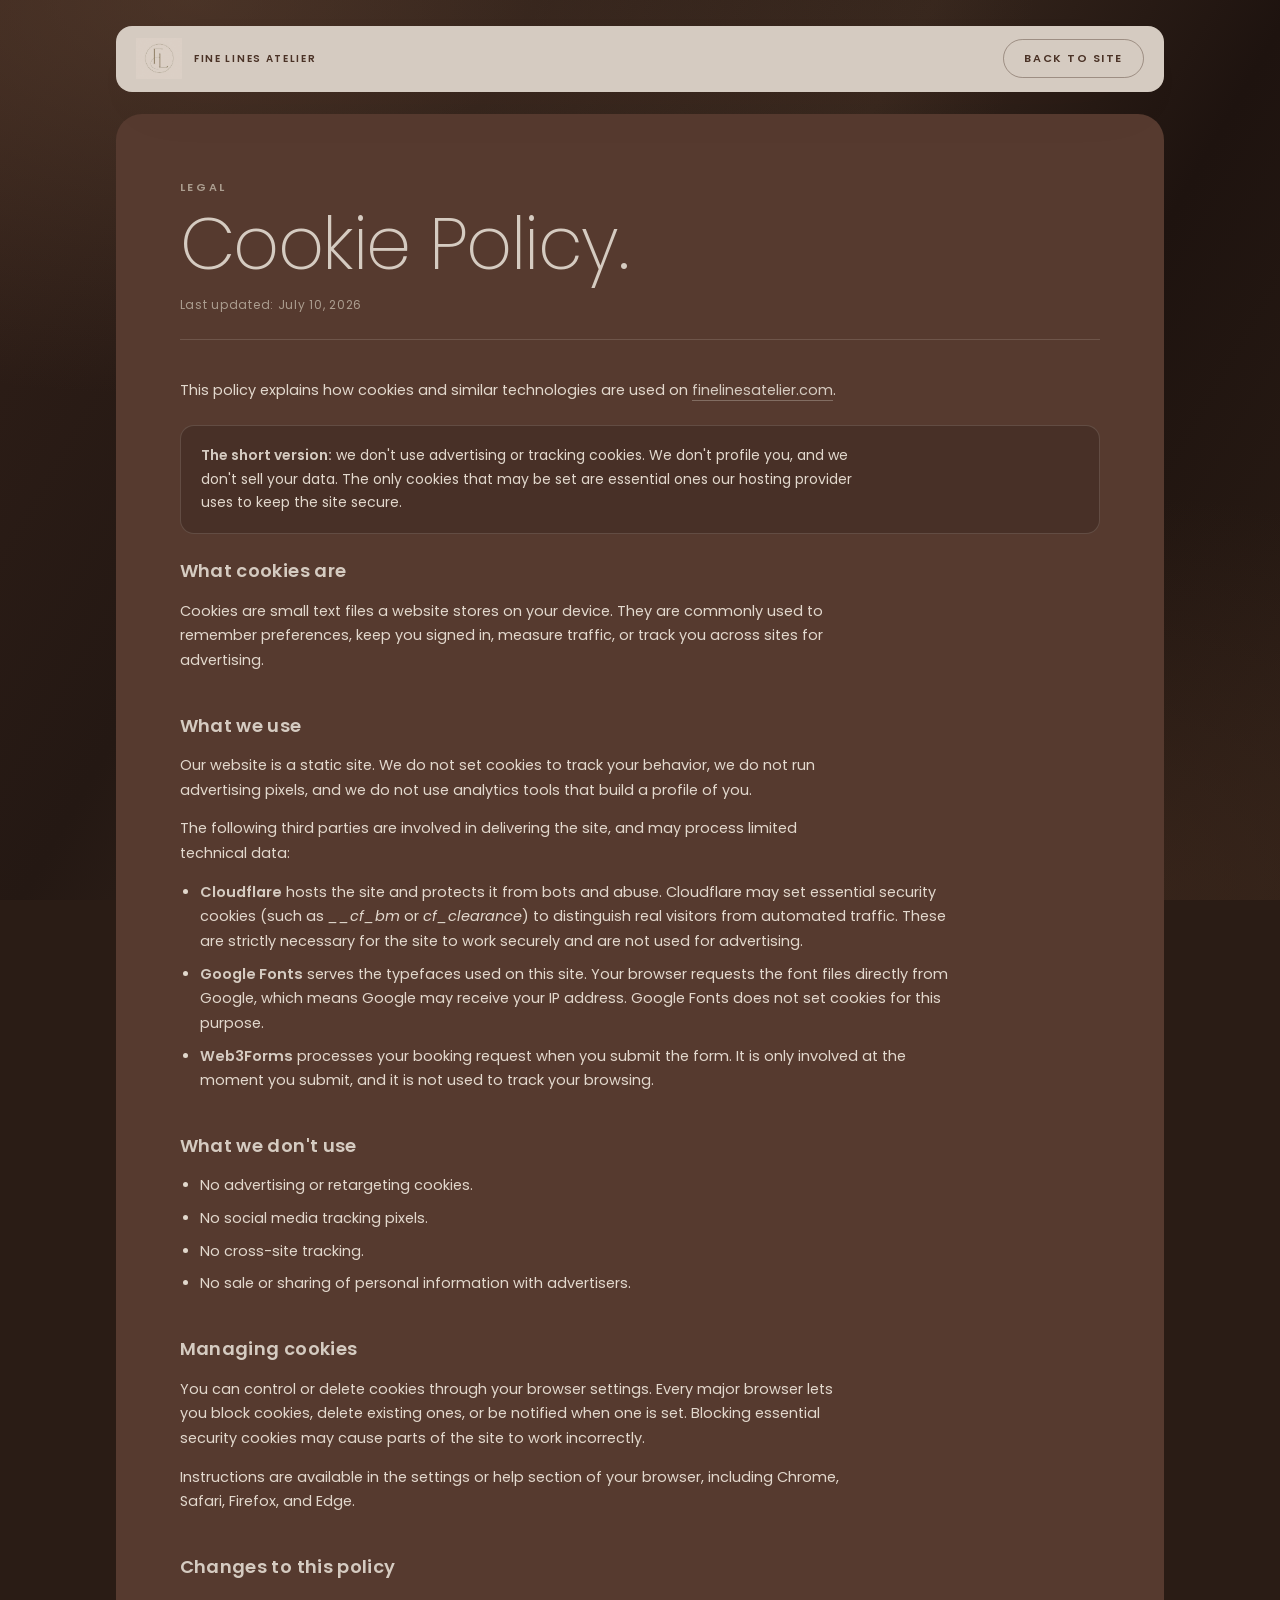
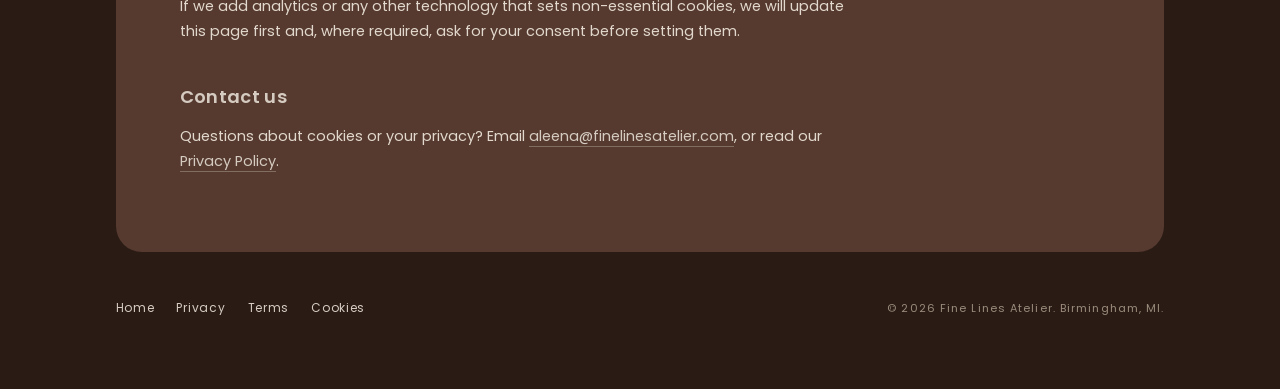
<file: cookies.html>
<!DOCTYPE html>
<html lang="en">
<head>
<meta charset="UTF-8" />
<meta name="viewport" content="width=device-width, initial-scale=1.0" />
<title>Cookie Policy | Fine Lines Atelier</title>
<meta name="description" content="How Fine Lines Atelier uses cookies and similar technologies on finelinesatelier.com." />
<link rel="preconnect" href="https://fonts.googleapis.com" />
<link rel="preconnect" href="https://fonts.gstatic.com" crossorigin />
<link href="https://fonts.googleapis.com/css2?family=Poppins:wght@200;300;400;500;600;700&display=swap" rel="stylesheet" />
<link rel="stylesheet" href="legal.css" />
</head>
<body>
<div class="wrap">

  <div class="topbar">
    <a class="brandmark" href="index.html">
      <img src="logo.png" alt="Fine Lines Atelier" />
      <small>FINE&nbsp;LINES&nbsp;ATELIER</small>
    </a>
    <a class="backlink" href="index.html">BACK TO SITE</a>
  </div>

  <div class="doc">
    <div class="eyebrow">LEGAL</div>
    <h1>Cookie Policy.</h1>
    <div class="updated">Last updated: July 10, 2026</div>

    <p>This policy explains how cookies and similar technologies are used on <a href="https://finelinesatelier.com/">finelinesatelier.com</a>.</p>

    <div class="callout">
      <p><strong>The short version:</strong> we don't use advertising or tracking cookies. We don't profile you, and we don't sell your data. The only cookies that may be set are essential ones our hosting provider uses to keep the site secure.</p>
    </div>

    <h2>What cookies are</h2>
    <p>Cookies are small text files a website stores on your device. They are commonly used to remember preferences, keep you signed in, measure traffic, or track you across sites for advertising.</p>

    <h2>What we use</h2>
    <p>Our website is a static site. We do not set cookies to track your behavior, we do not run advertising pixels, and we do not use analytics tools that build a profile of you.</p>
    <p>The following third parties are involved in delivering the site, and may process limited technical data:</p>
    <ul>
      <li><strong>Cloudflare</strong> hosts the site and protects it from bots and abuse. Cloudflare may set essential security cookies (such as <em>__cf_bm</em> or <em>cf_clearance</em>) to distinguish real visitors from automated traffic. These are strictly necessary for the site to work securely and are not used for advertising.</li>
      <li><strong>Google Fonts</strong> serves the typefaces used on this site. Your browser requests the font files directly from Google, which means Google may receive your IP address. Google Fonts does not set cookies for this purpose.</li>
      <li><strong>Web3Forms</strong> processes your booking request when you submit the form. It is only involved at the moment you submit, and it is not used to track your browsing.</li>
    </ul>

    <h2>What we don't use</h2>
    <ul>
      <li>No advertising or retargeting cookies.</li>
      <li>No social media tracking pixels.</li>
      <li>No cross-site tracking.</li>
      <li>No sale or sharing of personal information with advertisers.</li>
    </ul>

    <h2>Managing cookies</h2>
    <p>You can control or delete cookies through your browser settings. Every major browser lets you block cookies, delete existing ones, or be notified when one is set. Blocking essential security cookies may cause parts of the site to work incorrectly.</p>
    <p>Instructions are available in the settings or help section of your browser, including Chrome, Safari, Firefox, and Edge.</p>

    <h2>Changes to this policy</h2>
    <p>If we add analytics or any other technology that sets non-essential cookies, we will update this page first and, where required, ask for your consent before setting them.</p>

    <h2>Contact us</h2>
    <p>Questions about cookies or your privacy? Email <a href="mailto:aleena@finelinesatelier.com">aleena@finelinesatelier.com</a>, or read our <a href="privacy.html">Privacy Policy</a>.</p>
  </div>

  <footer>
    <div class="foot-grid">
      <div class="foot-links">
        <a href="index.html">Home</a>
        <a href="privacy.html">Privacy</a>
        <a href="terms.html">Terms</a>
        <a href="cookies.html">Cookies</a>
      </div>
      <div class="copyright">© 2026 Fine Lines Atelier. Birmingham, MI.</div>
    </div>
  </footer>

</div>
</body>
</html>
</file>
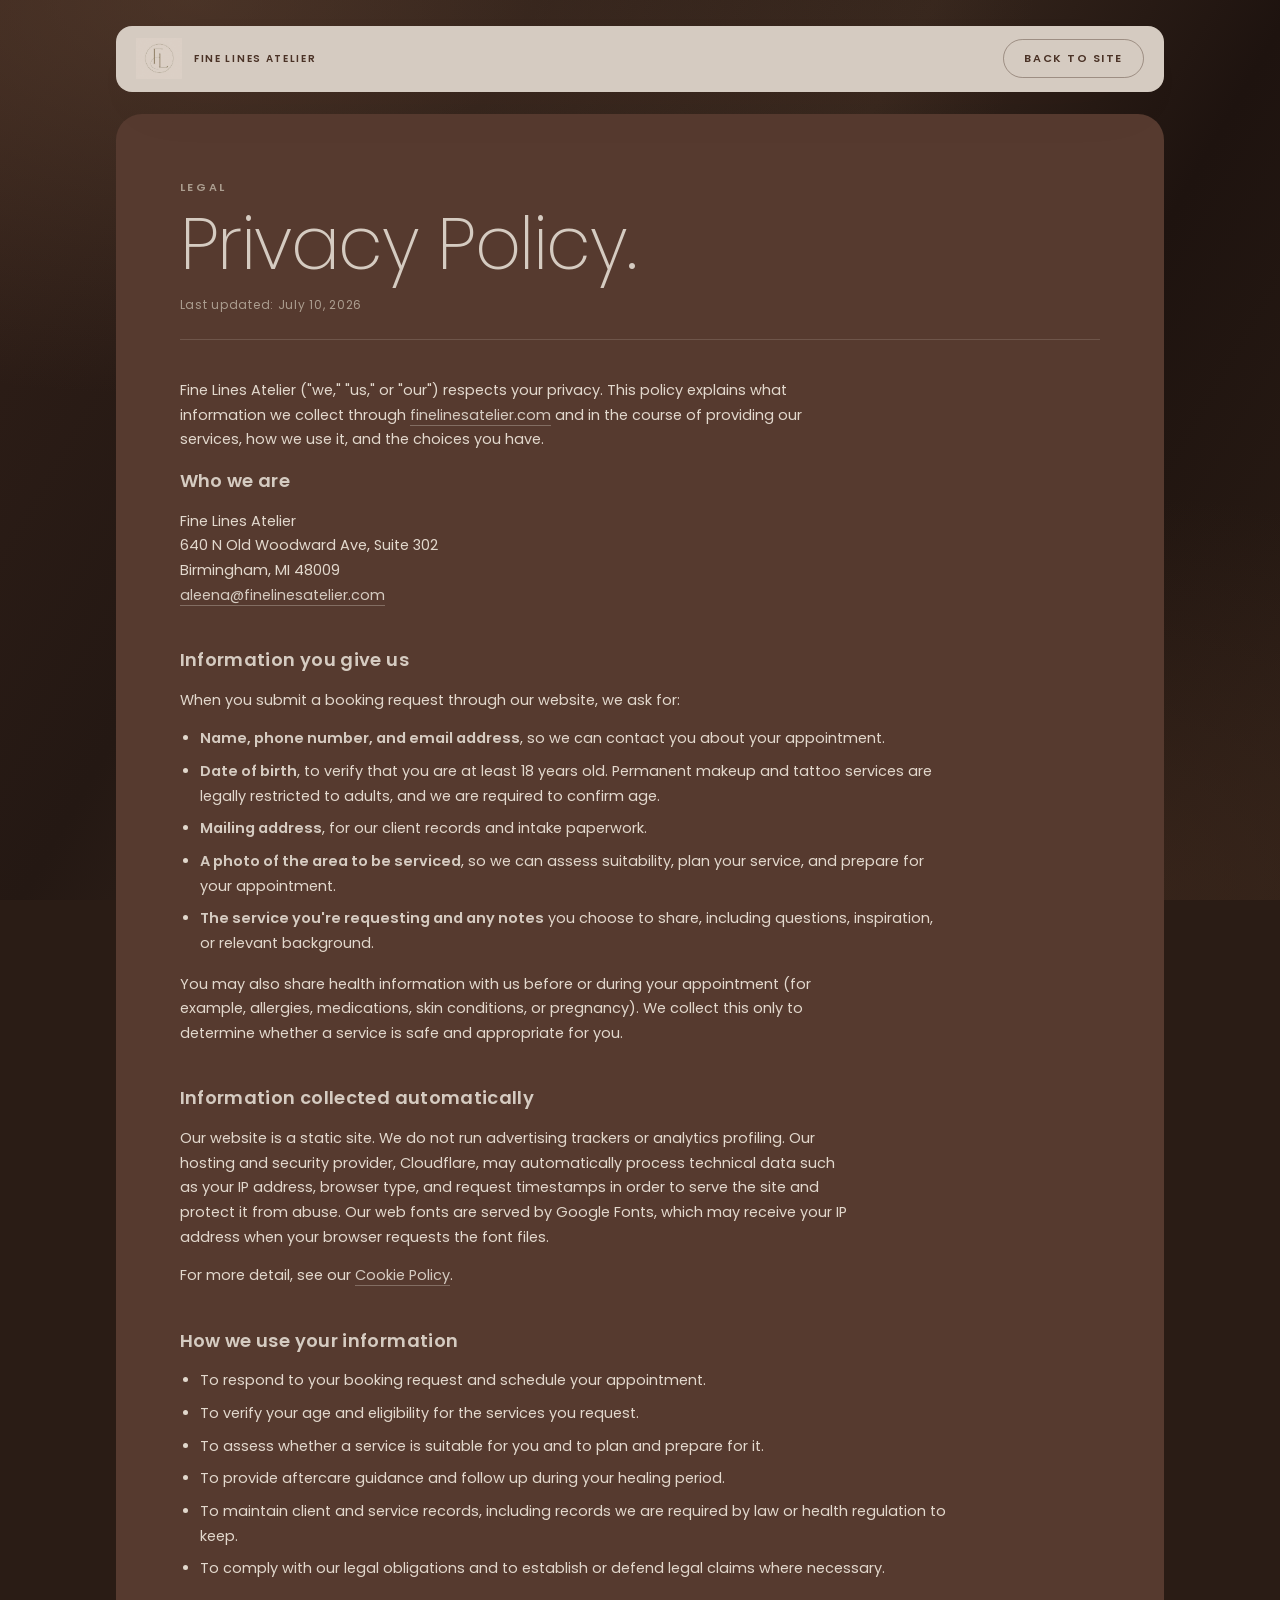
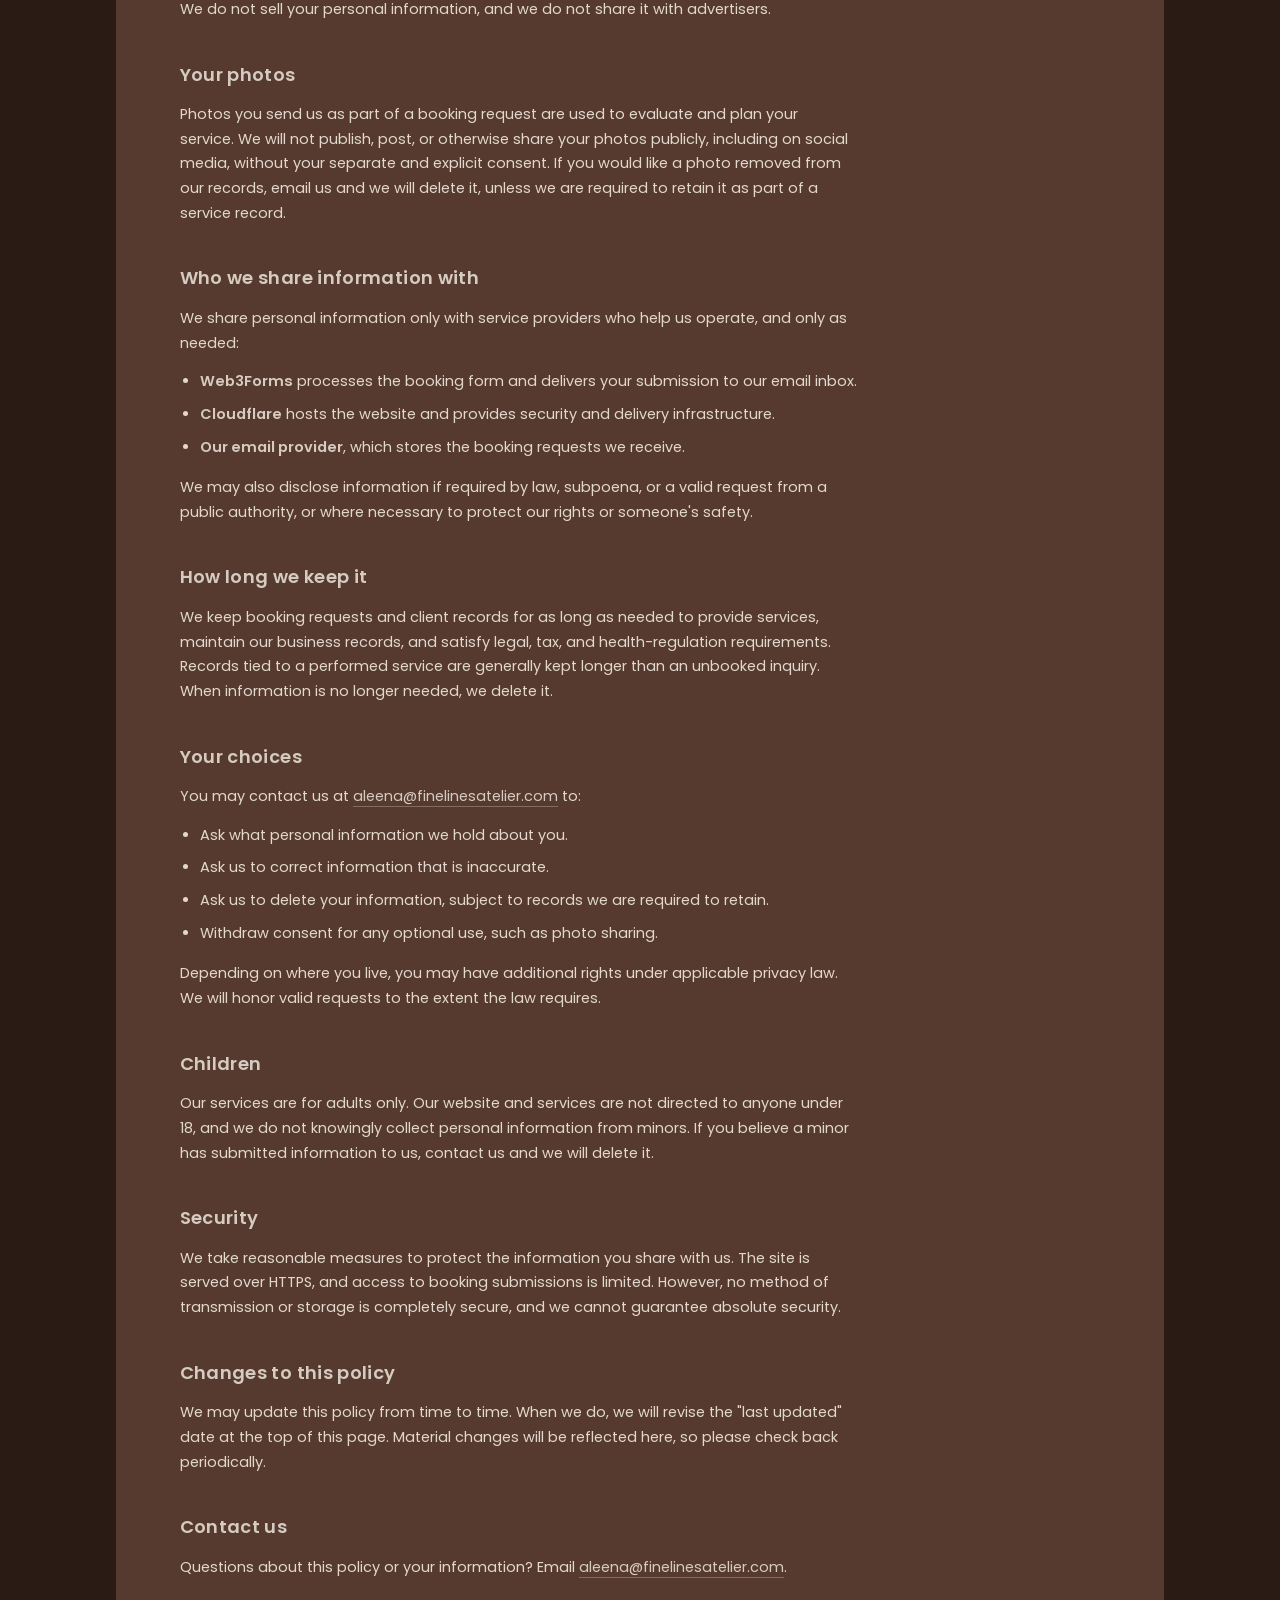
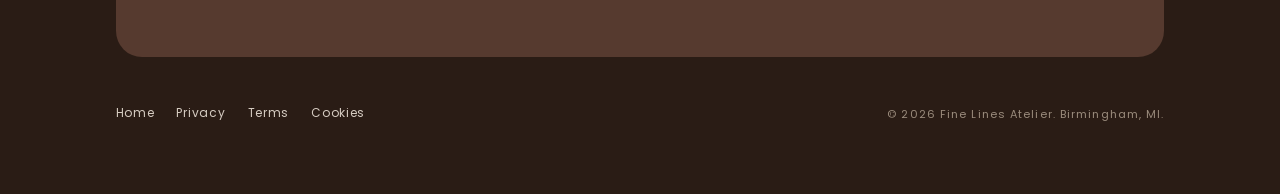
<file: privacy.html>
<!DOCTYPE html>
<html lang="en">
<head>
<meta charset="UTF-8" />
<meta name="viewport" content="width=device-width, initial-scale=1.0" />
<title>Privacy Policy | Fine Lines Atelier</title>
<meta name="description" content="How Fine Lines Atelier collects, uses, and protects your personal information." />
<link rel="preconnect" href="https://fonts.googleapis.com" />
<link rel="preconnect" href="https://fonts.gstatic.com" crossorigin />
<link href="https://fonts.googleapis.com/css2?family=Poppins:wght@200;300;400;500;600;700&display=swap" rel="stylesheet" />
<link rel="stylesheet" href="legal.css" />
</head>
<body>
<div class="wrap">

  <div class="topbar">
    <a class="brandmark" href="index.html">
      <img src="logo.png" alt="Fine Lines Atelier" />
      <small>FINE&nbsp;LINES&nbsp;ATELIER</small>
    </a>
    <a class="backlink" href="index.html">BACK TO SITE</a>
  </div>

  <div class="doc">
    <div class="eyebrow">LEGAL</div>
    <h1>Privacy Policy.</h1>
    <div class="updated">Last updated: July 10, 2026</div>

    <p>Fine Lines Atelier ("we," "us," or "our") respects your privacy. This policy explains what information we collect through <a href="https://finelinesatelier.com/">finelinesatelier.com</a> and in the course of providing our services, how we use it, and the choices you have.</p>

    <h2>Who we are</h2>
    <p>Fine Lines Atelier<br />
    640 N Old Woodward Ave, Suite 302<br />
    Birmingham, MI 48009<br />
    <a href="mailto:aleena@finelinesatelier.com">aleena@finelinesatelier.com</a></p>

    <h2>Information you give us</h2>
    <p>When you submit a booking request through our website, we ask for:</p>
    <ul>
      <li><strong>Name, phone number, and email address</strong>, so we can contact you about your appointment.</li>
      <li><strong>Date of birth</strong>, to verify that you are at least 18 years old. Permanent makeup and tattoo services are legally restricted to adults, and we are required to confirm age.</li>
      <li><strong>Mailing address</strong>, for our client records and intake paperwork.</li>
      <li><strong>A photo of the area to be serviced</strong>, so we can assess suitability, plan your service, and prepare for your appointment.</li>
      <li><strong>The service you're requesting and any notes</strong> you choose to share, including questions, inspiration, or relevant background.</li>
    </ul>
    <p>You may also share health information with us before or during your appointment (for example, allergies, medications, skin conditions, or pregnancy). We collect this only to determine whether a service is safe and appropriate for you.</p>

    <h2>Information collected automatically</h2>
    <p>Our website is a static site. We do not run advertising trackers or analytics profiling. Our hosting and security provider, Cloudflare, may automatically process technical data such as your IP address, browser type, and request timestamps in order to serve the site and protect it from abuse. Our web fonts are served by Google Fonts, which may receive your IP address when your browser requests the font files.</p>
    <p>For more detail, see our <a href="cookies.html">Cookie Policy</a>.</p>

    <h2>How we use your information</h2>
    <ul>
      <li>To respond to your booking request and schedule your appointment.</li>
      <li>To verify your age and eligibility for the services you request.</li>
      <li>To assess whether a service is suitable for you and to plan and prepare for it.</li>
      <li>To provide aftercare guidance and follow up during your healing period.</li>
      <li>To maintain client and service records, including records we are required by law or health regulation to keep.</li>
      <li>To comply with our legal obligations and to establish or defend legal claims where necessary.</li>
    </ul>
    <p>We do not sell your personal information, and we do not share it with advertisers.</p>

    <h2>Your photos</h2>
    <p>Photos you send us as part of a booking request are used to evaluate and plan your service. We will not publish, post, or otherwise share your photos publicly, including on social media, without your separate and explicit consent. If you would like a photo removed from our records, email us and we will delete it, unless we are required to retain it as part of a service record.</p>

    <h2>Who we share information with</h2>
    <p>We share personal information only with service providers who help us operate, and only as needed:</p>
    <ul>
      <li><strong>Web3Forms</strong> processes the booking form and delivers your submission to our email inbox.</li>
      <li><strong>Cloudflare</strong> hosts the website and provides security and delivery infrastructure.</li>
      <li><strong>Our email provider</strong>, which stores the booking requests we receive.</li>
    </ul>
    <p>We may also disclose information if required by law, subpoena, or a valid request from a public authority, or where necessary to protect our rights or someone's safety.</p>

    <h2>How long we keep it</h2>
    <p>We keep booking requests and client records for as long as needed to provide services, maintain our business records, and satisfy legal, tax, and health-regulation requirements. Records tied to a performed service are generally kept longer than an unbooked inquiry. When information is no longer needed, we delete it.</p>

    <h2>Your choices</h2>
    <p>You may contact us at <a href="mailto:aleena@finelinesatelier.com">aleena@finelinesatelier.com</a> to:</p>
    <ul>
      <li>Ask what personal information we hold about you.</li>
      <li>Ask us to correct information that is inaccurate.</li>
      <li>Ask us to delete your information, subject to records we are required to retain.</li>
      <li>Withdraw consent for any optional use, such as photo sharing.</li>
    </ul>
    <p>Depending on where you live, you may have additional rights under applicable privacy law. We will honor valid requests to the extent the law requires.</p>

    <h2>Children</h2>
    <p>Our services are for adults only. Our website and services are not directed to anyone under 18, and we do not knowingly collect personal information from minors. If you believe a minor has submitted information to us, contact us and we will delete it.</p>

    <h2>Security</h2>
    <p>We take reasonable measures to protect the information you share with us. The site is served over HTTPS, and access to booking submissions is limited. However, no method of transmission or storage is completely secure, and we cannot guarantee absolute security.</p>

    <h2>Changes to this policy</h2>
    <p>We may update this policy from time to time. When we do, we will revise the "last updated" date at the top of this page. Material changes will be reflected here, so please check back periodically.</p>

    <h2>Contact us</h2>
    <p>Questions about this policy or your information? Email <a href="mailto:aleena@finelinesatelier.com">aleena@finelinesatelier.com</a>.</p>
  </div>

  <footer>
    <div class="foot-grid">
      <div class="foot-links">
        <a href="index.html">Home</a>
        <a href="privacy.html">Privacy</a>
        <a href="terms.html">Terms</a>
        <a href="cookies.html">Cookies</a>
      </div>
      <div class="copyright">© 2026 Fine Lines Atelier. Birmingham, MI.</div>
    </div>
  </footer>

</div>
</body>
</html>
</file>
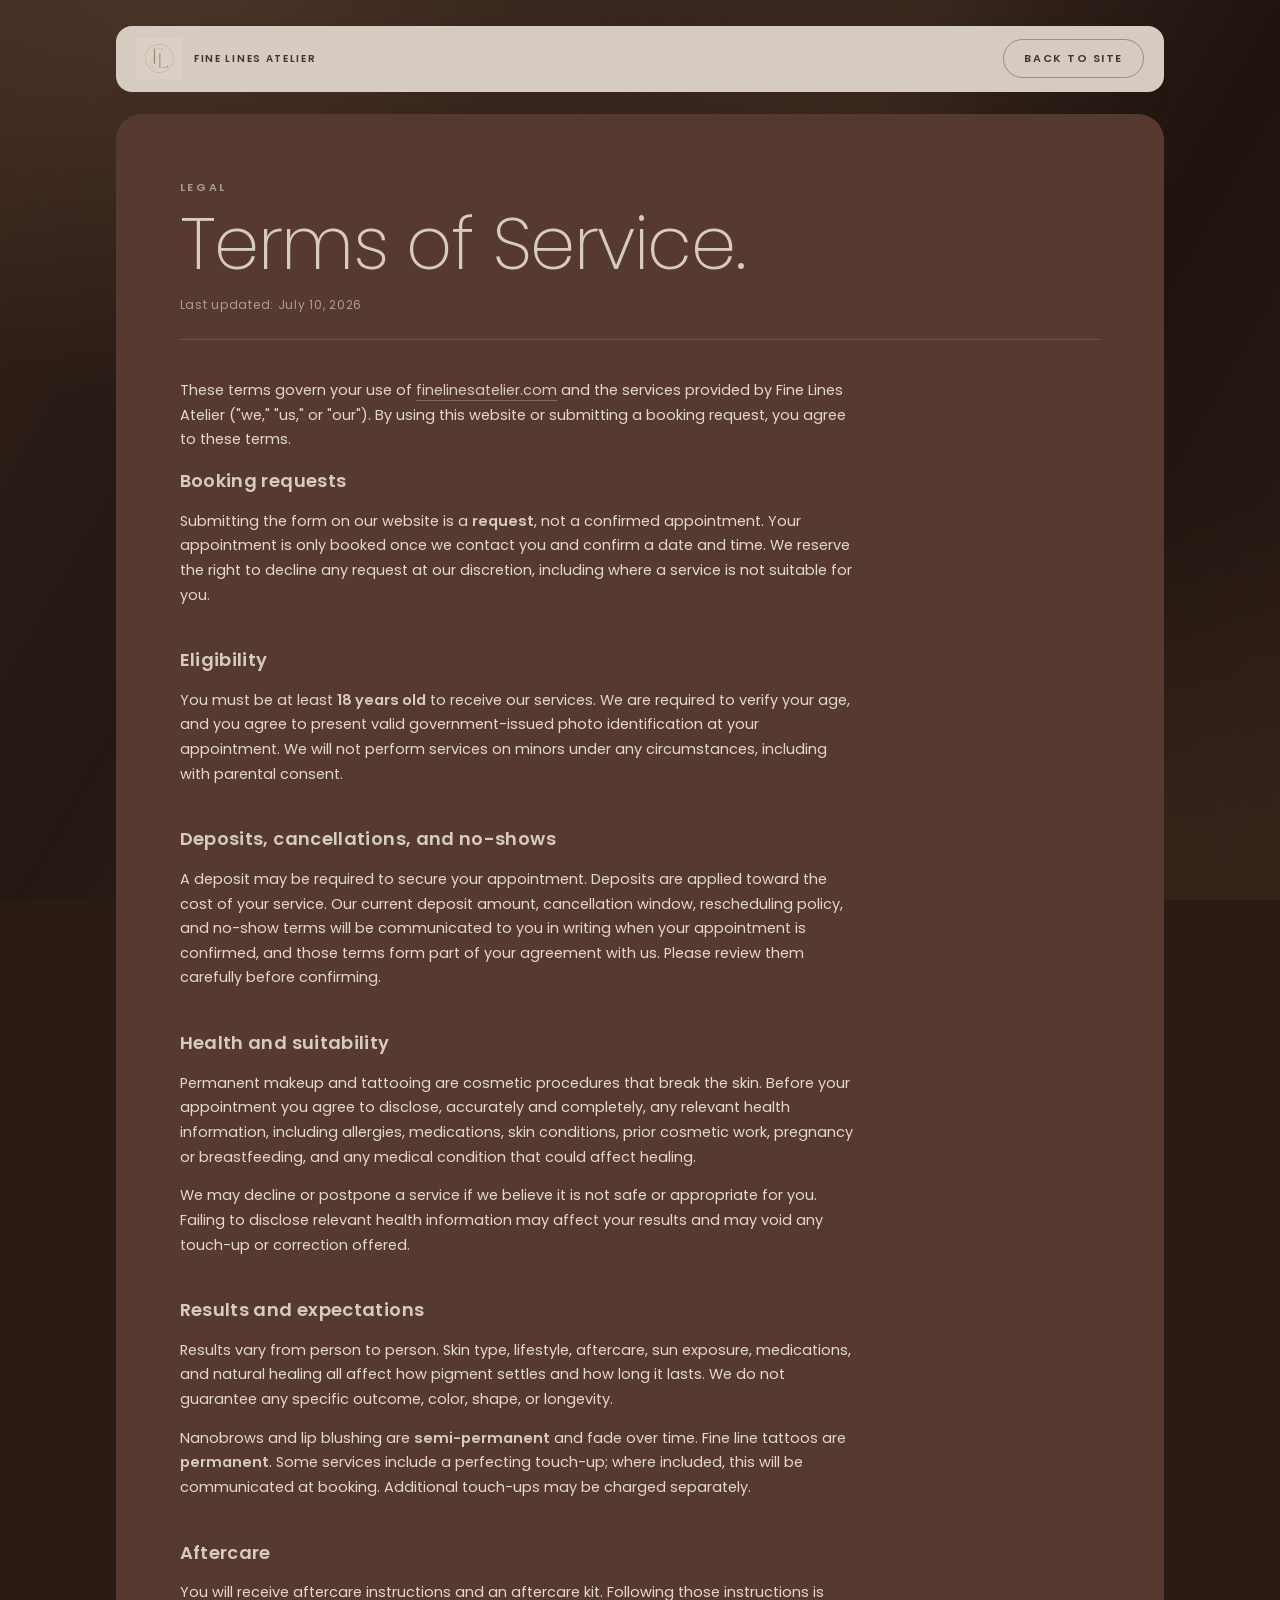
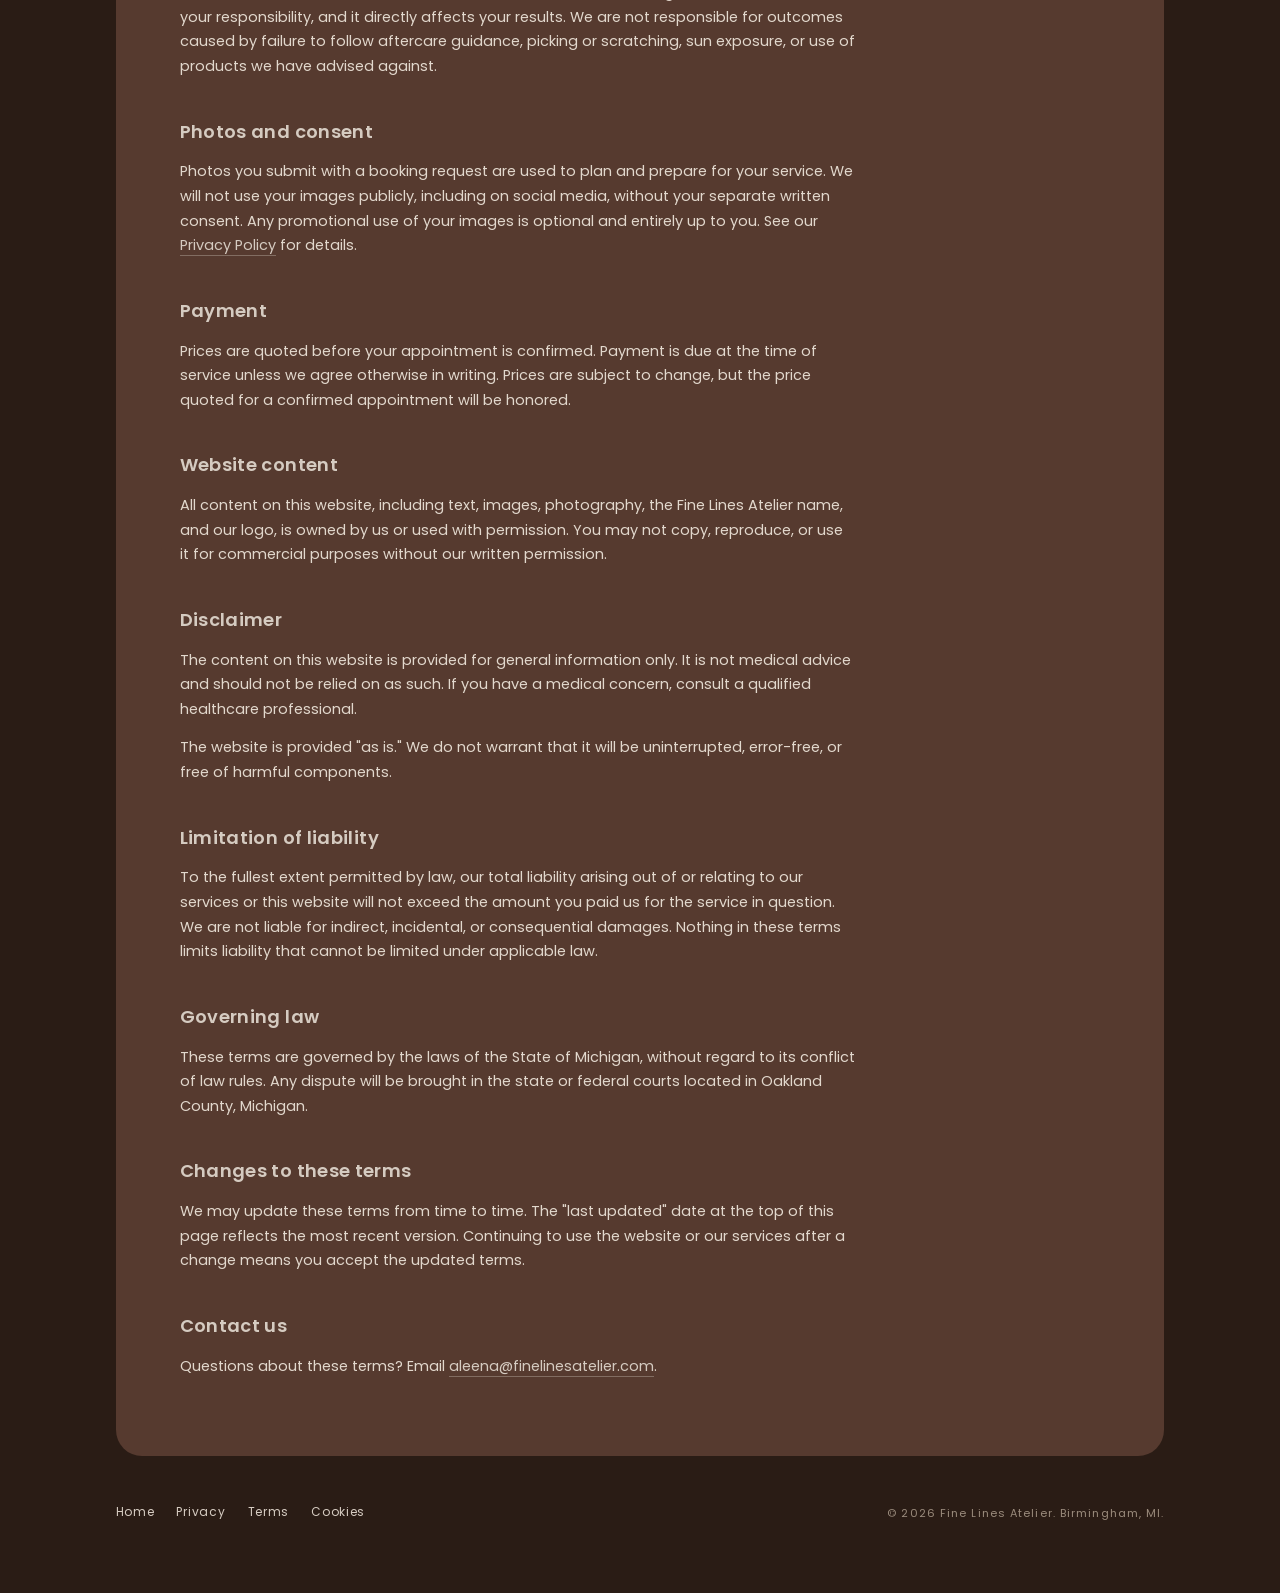
<file: terms.html>
<!DOCTYPE html>
<html lang="en">
<head>
<meta charset="UTF-8" />
<meta name="viewport" content="width=device-width, initial-scale=1.0" />
<title>Terms of Service | Fine Lines Atelier</title>
<meta name="description" content="The terms that apply to the Fine Lines Atelier website, booking requests, and services." />
<link rel="preconnect" href="https://fonts.googleapis.com" />
<link rel="preconnect" href="https://fonts.gstatic.com" crossorigin />
<link href="https://fonts.googleapis.com/css2?family=Poppins:wght@200;300;400;500;600;700&display=swap" rel="stylesheet" />
<link rel="stylesheet" href="legal.css" />
</head>
<body>
<div class="wrap">

  <div class="topbar">
    <a class="brandmark" href="index.html">
      <img src="logo.png" alt="Fine Lines Atelier" />
      <small>FINE&nbsp;LINES&nbsp;ATELIER</small>
    </a>
    <a class="backlink" href="index.html">BACK TO SITE</a>
  </div>

  <div class="doc">
    <div class="eyebrow">LEGAL</div>
    <h1>Terms of Service.</h1>
    <div class="updated">Last updated: July 10, 2026</div>

    <p>These terms govern your use of <a href="https://finelinesatelier.com/">finelinesatelier.com</a> and the services provided by Fine Lines Atelier ("we," "us," or "our"). By using this website or submitting a booking request, you agree to these terms.</p>

    <h2>Booking requests</h2>
    <p>Submitting the form on our website is a <strong>request</strong>, not a confirmed appointment. Your appointment is only booked once we contact you and confirm a date and time. We reserve the right to decline any request at our discretion, including where a service is not suitable for you.</p>

    <h2>Eligibility</h2>
    <p>You must be at least <strong>18 years old</strong> to receive our services. We are required to verify your age, and you agree to present valid government-issued photo identification at your appointment. We will not perform services on minors under any circumstances, including with parental consent.</p>

    <h2>Deposits, cancellations, and no-shows</h2>
    <p>A deposit may be required to secure your appointment. Deposits are applied toward the cost of your service. Our current deposit amount, cancellation window, rescheduling policy, and no-show terms will be communicated to you in writing when your appointment is confirmed, and those terms form part of your agreement with us. Please review them carefully before confirming.</p>

    <h2>Health and suitability</h2>
    <p>Permanent makeup and tattooing are cosmetic procedures that break the skin. Before your appointment you agree to disclose, accurately and completely, any relevant health information, including allergies, medications, skin conditions, prior cosmetic work, pregnancy or breastfeeding, and any medical condition that could affect healing.</p>
    <p>We may decline or postpone a service if we believe it is not safe or appropriate for you. Failing to disclose relevant health information may affect your results and may void any touch-up or correction offered.</p>

    <h2>Results and expectations</h2>
    <p>Results vary from person to person. Skin type, lifestyle, aftercare, sun exposure, medications, and natural healing all affect how pigment settles and how long it lasts. We do not guarantee any specific outcome, color, shape, or longevity.</p>
    <p>Nanobrows and lip blushing are <strong>semi-permanent</strong> and fade over time. Fine line tattoos are <strong>permanent</strong>. Some services include a perfecting touch-up; where included, this will be communicated at booking. Additional touch-ups may be charged separately.</p>

    <h2>Aftercare</h2>
    <p>You will receive aftercare instructions and an aftercare kit. Following those instructions is your responsibility, and it directly affects your results. We are not responsible for outcomes caused by failure to follow aftercare guidance, picking or scratching, sun exposure, or use of products we have advised against.</p>

    <h2>Photos and consent</h2>
    <p>Photos you submit with a booking request are used to plan and prepare for your service. We will not use your images publicly, including on social media, without your separate written consent. Any promotional use of your images is optional and entirely up to you. See our <a href="privacy.html">Privacy Policy</a> for details.</p>

    <h2>Payment</h2>
    <p>Prices are quoted before your appointment is confirmed. Payment is due at the time of service unless we agree otherwise in writing. Prices are subject to change, but the price quoted for a confirmed appointment will be honored.</p>

    <h2>Website content</h2>
    <p>All content on this website, including text, images, photography, the Fine Lines Atelier name, and our logo, is owned by us or used with permission. You may not copy, reproduce, or use it for commercial purposes without our written permission.</p>

    <h2>Disclaimer</h2>
    <p>The content on this website is provided for general information only. It is not medical advice and should not be relied on as such. If you have a medical concern, consult a qualified healthcare professional.</p>
    <p>The website is provided "as is." We do not warrant that it will be uninterrupted, error-free, or free of harmful components.</p>

    <h2>Limitation of liability</h2>
    <p>To the fullest extent permitted by law, our total liability arising out of or relating to our services or this website will not exceed the amount you paid us for the service in question. We are not liable for indirect, incidental, or consequential damages. Nothing in these terms limits liability that cannot be limited under applicable law.</p>

    <h2>Governing law</h2>
    <p>These terms are governed by the laws of the State of Michigan, without regard to its conflict of law rules. Any dispute will be brought in the state or federal courts located in Oakland County, Michigan.</p>

    <h2>Changes to these terms</h2>
    <p>We may update these terms from time to time. The "last updated" date at the top of this page reflects the most recent version. Continuing to use the website or our services after a change means you accept the updated terms.</p>

    <h2>Contact us</h2>
    <p>Questions about these terms? Email <a href="mailto:aleena@finelinesatelier.com">aleena@finelinesatelier.com</a>.</p>
  </div>

  <footer>
    <div class="foot-grid">
      <div class="foot-links">
        <a href="index.html">Home</a>
        <a href="privacy.html">Privacy</a>
        <a href="terms.html">Terms</a>
        <a href="cookies.html">Cookies</a>
      </div>
      <div class="copyright">© 2026 Fine Lines Atelier. Birmingham, MI.</div>
    </div>
  </footer>

</div>
</body>
</html>
</file>
<file: legal.css>
:root{
  --card:#563a2f;
  --ink:#d5cbc1;
  --ink-soft:#ab9d8f;
  --line:rgba(213,203,193,.18);
}
*{box-sizing:border-box;margin:0;padding:0}
html{scroll-behavior:smooth}
body{
  font-family:'Poppins',system-ui,sans-serif;
  color:var(--ink);
  background:#2a1c15;
  background-image:
    radial-gradient(120% 80% at 15% 0%, rgba(120,86,64,.4), transparent 55%),
    radial-gradient(120% 90% at 85% 100%, rgba(70,46,33,.5), transparent 50%),
    linear-gradient(120deg,#301f18 0%,#241813 30%,#35251c 52%,#1e130f 72%,#2b1d15 100%);
  background-attachment:fixed;
  -webkit-font-smoothing:antialiased;
  line-height:1.7;
}
a{color:inherit}
.wrap{max-width:1100px;margin:0 auto;padding:clamp(14px,2vw,26px)}

/* nav */
.topbar{
  position:sticky;top:14px;z-index:100;
  display:flex;align-items:center;justify-content:space-between;
  background:#d5cbc1;border-radius:16px;
  padding:10px clamp(14px,1.6vw,22px);
  margin-bottom:22px;
  box-shadow:0 22px 55px -32px rgba(70,48,26,.55);
}
.brandmark{display:flex;align-items:center;gap:12px;font-weight:600;letter-spacing:.14em;font-size:12px;text-decoration:none}
.brandmark img{height:46px;width:46px;object-fit:contain;display:block;flex:none}
.brandmark small{color:#4a3226}
.backlink{
  border:1.4px solid rgba(74,50,38,.4);border-radius:100px;
  padding:9px 20px;font-weight:600;letter-spacing:.14em;font-size:11px;
  color:#4a3226;text-decoration:none;transition:.25s;white-space:nowrap;
}
.backlink:hover{background:#4a3226;color:#d5cbc1;border-color:#4a3226}

/* content card */
.doc{
  background:var(--card);border-radius:26px;
  padding:clamp(26px,5vw,64px);
  margin-bottom:26px;
}
.eyebrow{font-size:11px;letter-spacing:.24em;font-weight:600;color:var(--ink-soft);margin-bottom:14px}
h1{font-weight:200;font-size:clamp(36px,6vw,72px);line-height:.95;letter-spacing:-.02em;margin-bottom:16px}
.updated{font-size:12px;letter-spacing:.06em;color:var(--ink-soft);margin-bottom:38px;padding-bottom:24px;border-bottom:1px solid var(--line)}
h2{font-weight:600;font-size:18px;letter-spacing:.02em;margin:38px 0 12px}
h2:first-of-type{margin-top:0}
p{font-size:14.5px;color:#e2d8cd;margin-bottom:14px;max-width:75ch}
ul{margin:0 0 16px 20px;max-width:75ch}
li{font-size:14.5px;color:#e2d8cd;margin-bottom:8px}
strong{font-weight:600;color:var(--ink)}
.doc a{color:var(--ink);border-bottom:1px solid rgba(213,203,193,.35);text-decoration:none;transition:.2s}
.doc a:hover{border-color:var(--ink)}
.callout{
  background:rgba(0,0,0,.16);border:1px solid var(--line);border-radius:14px;
  padding:18px 20px;margin:22px 0;
}
.callout p{margin:0;font-size:14px}

/* footer */
footer{padding:20px 0 44px}
.foot-grid{display:flex;flex-wrap:wrap;gap:14px 28px;justify-content:space-between;align-items:center;
  font-size:12px;letter-spacing:.06em;color:var(--ink)}
.foot-grid a{text-decoration:none;border-bottom:1px solid transparent;transition:.2s}
.foot-grid a:hover{border-color:var(--ink)}
.foot-links{display:flex;gap:22px;flex-wrap:wrap}
.copyright{font-size:11px;letter-spacing:.1em;color:#9a8b7c}
</file>
